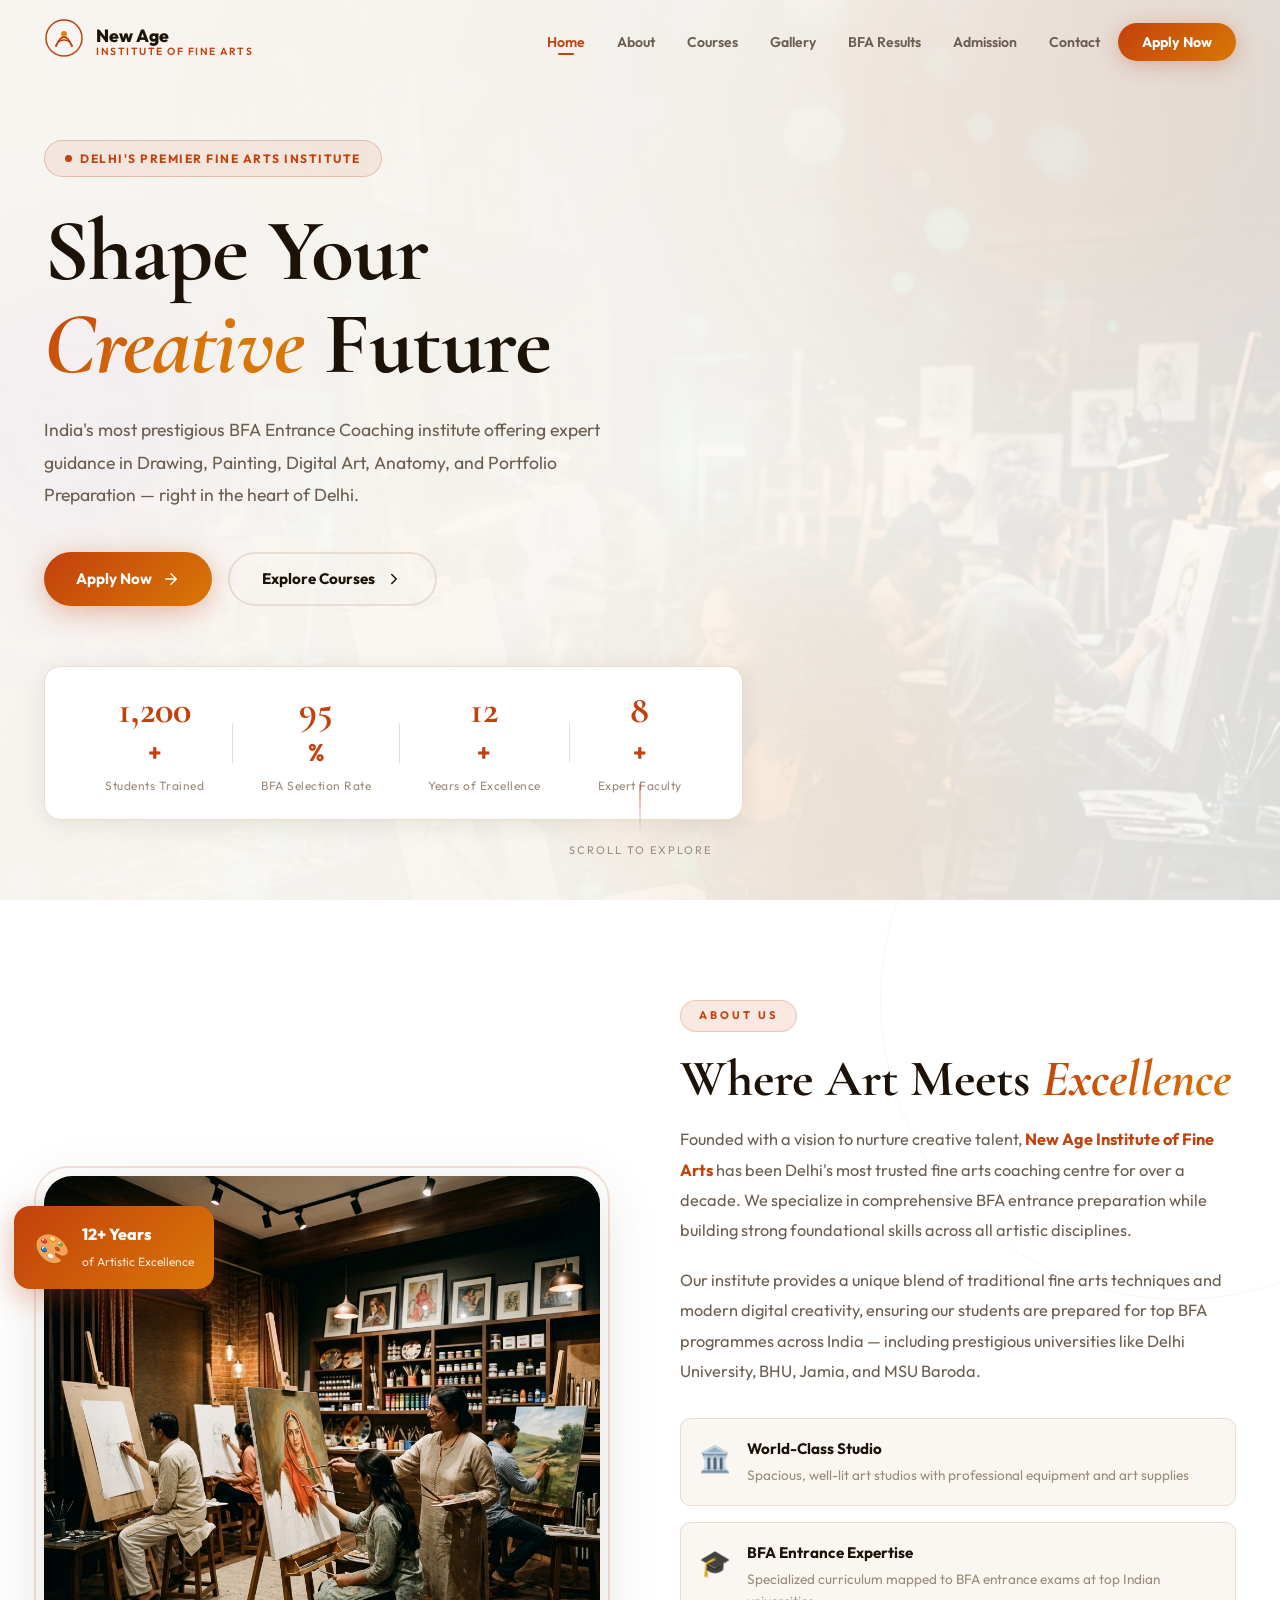
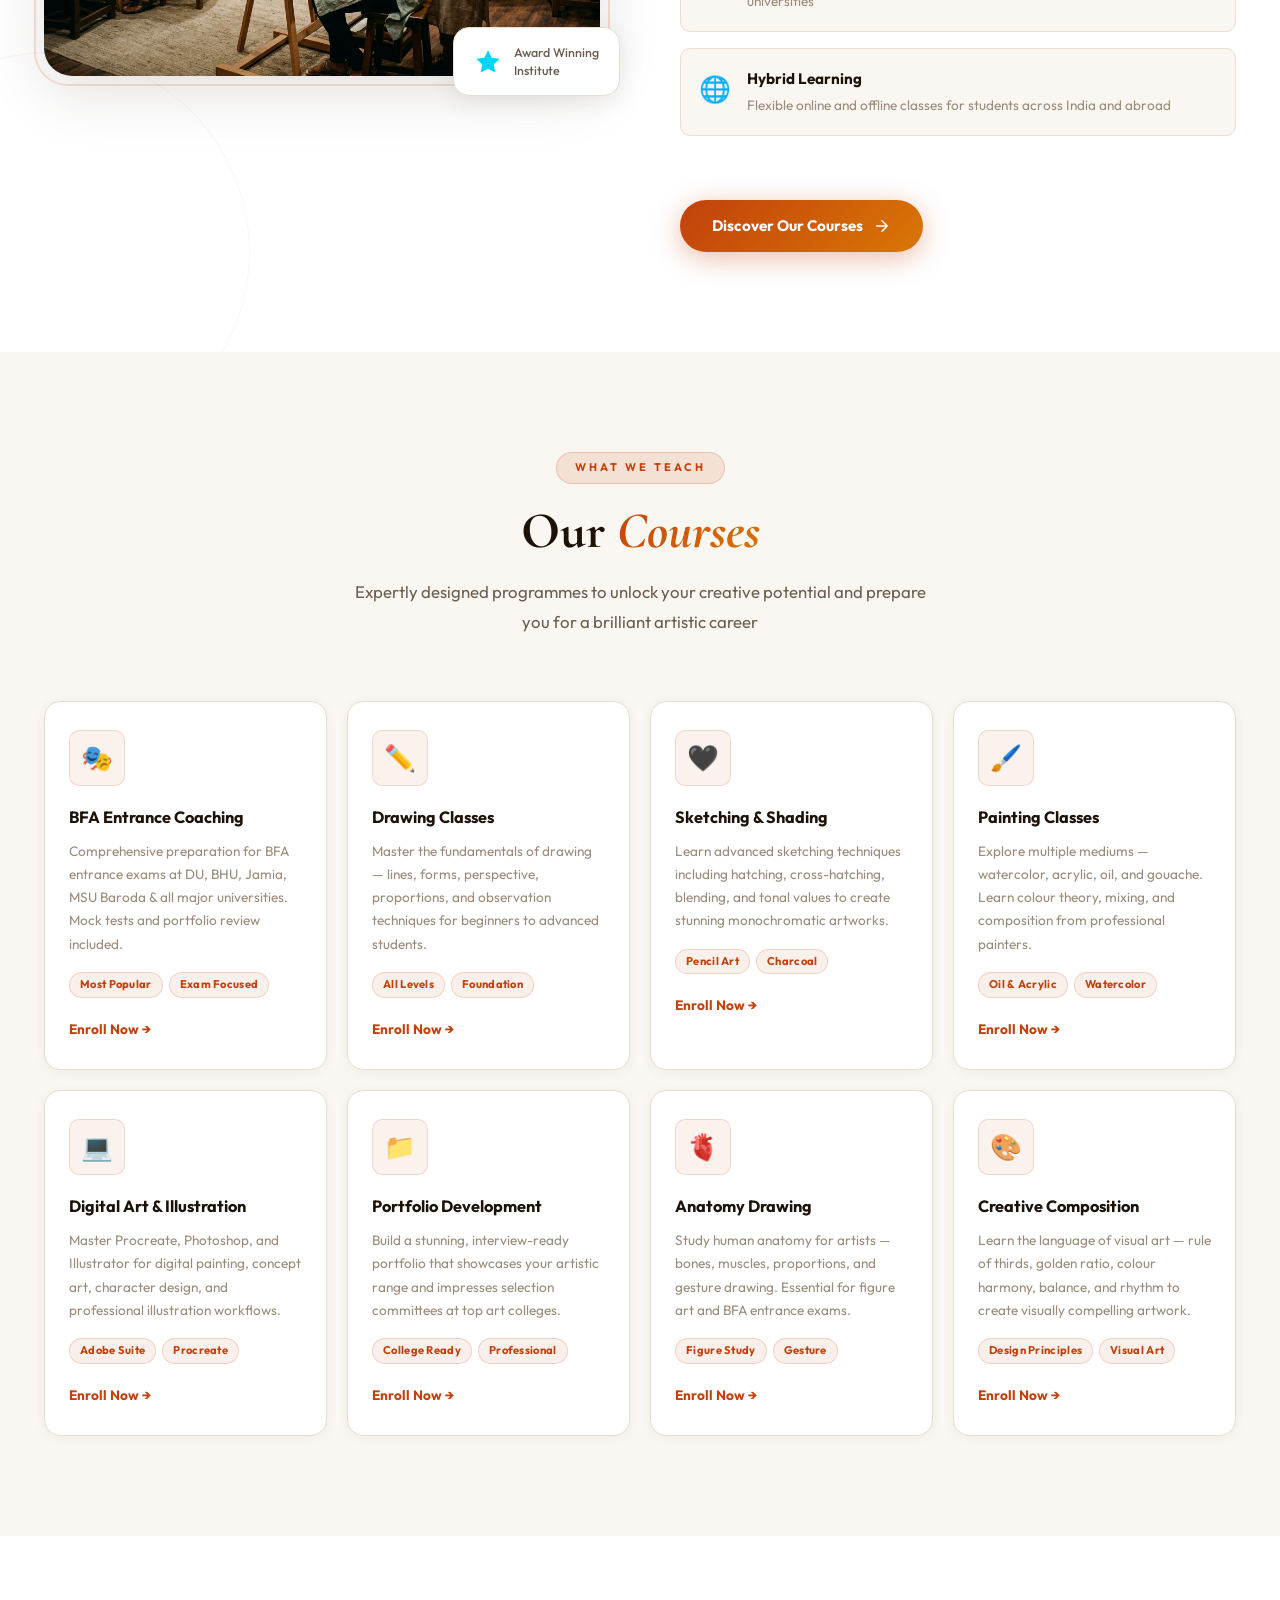
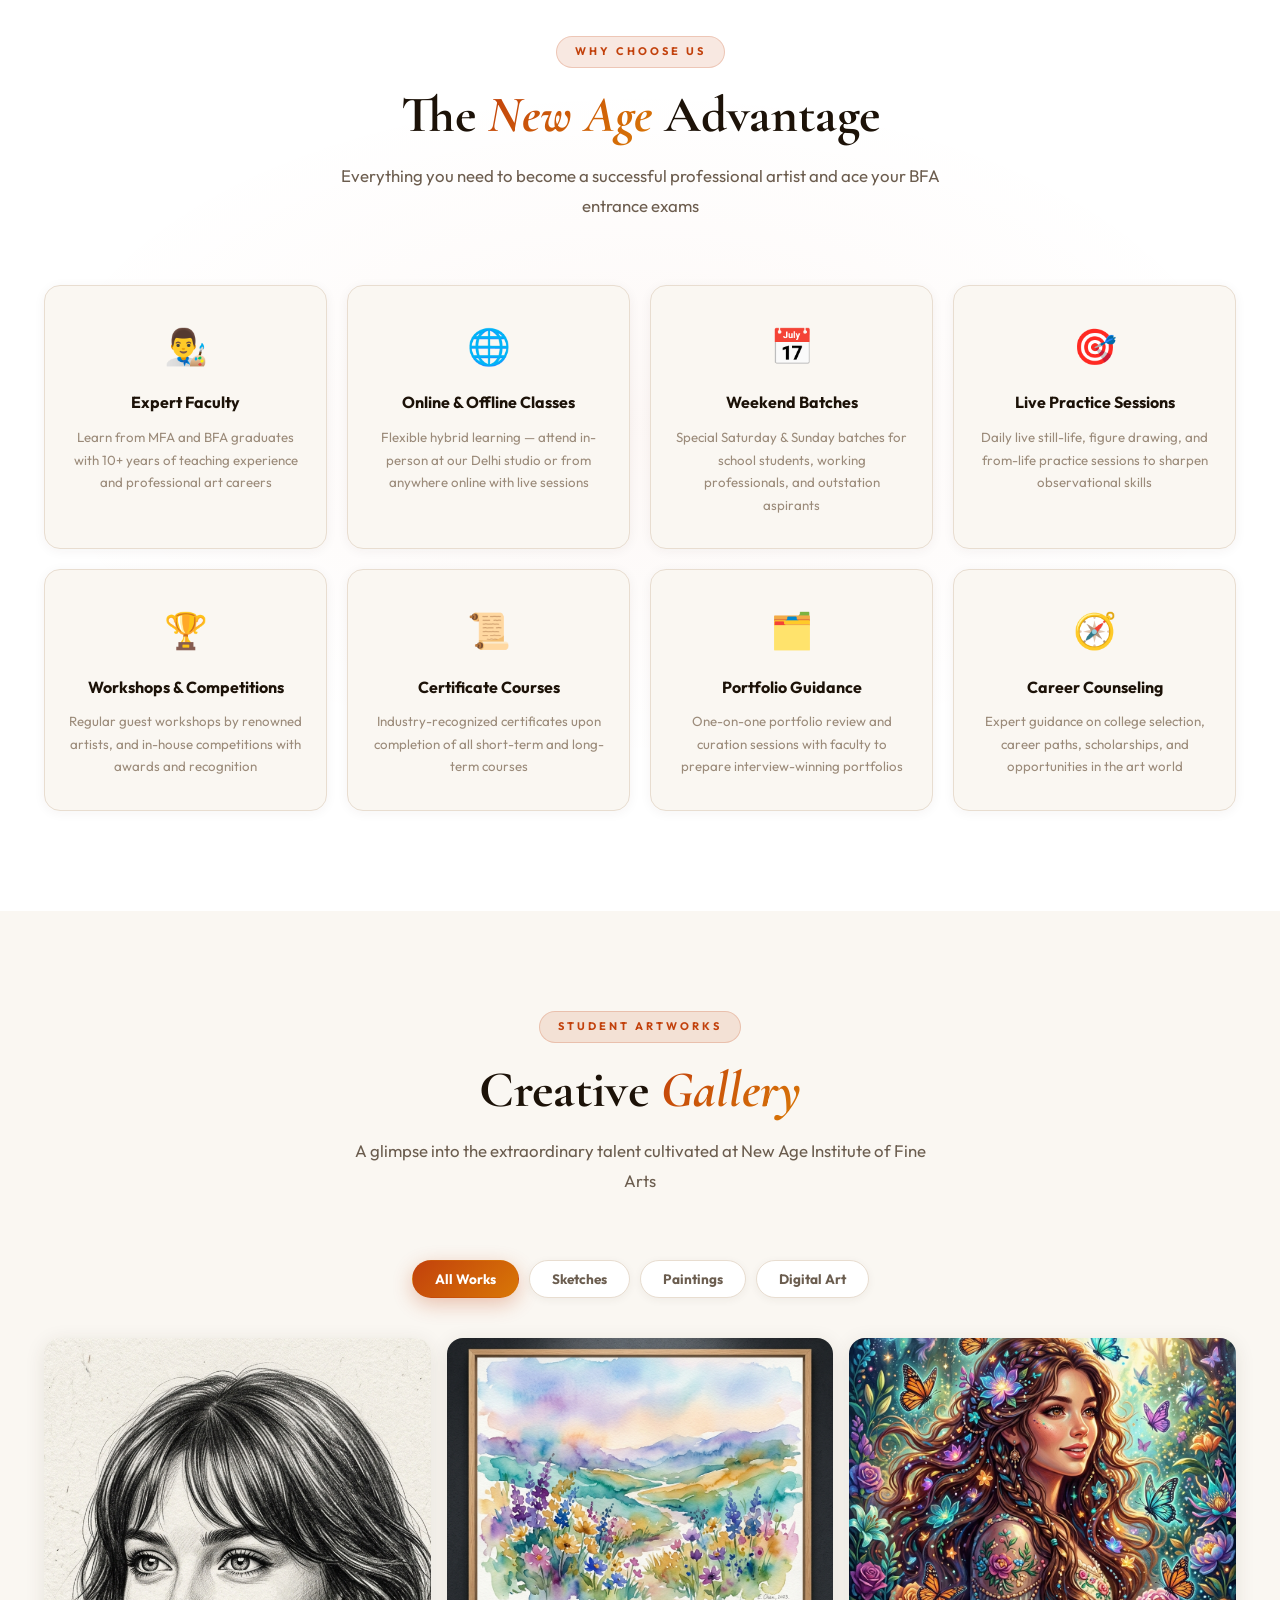
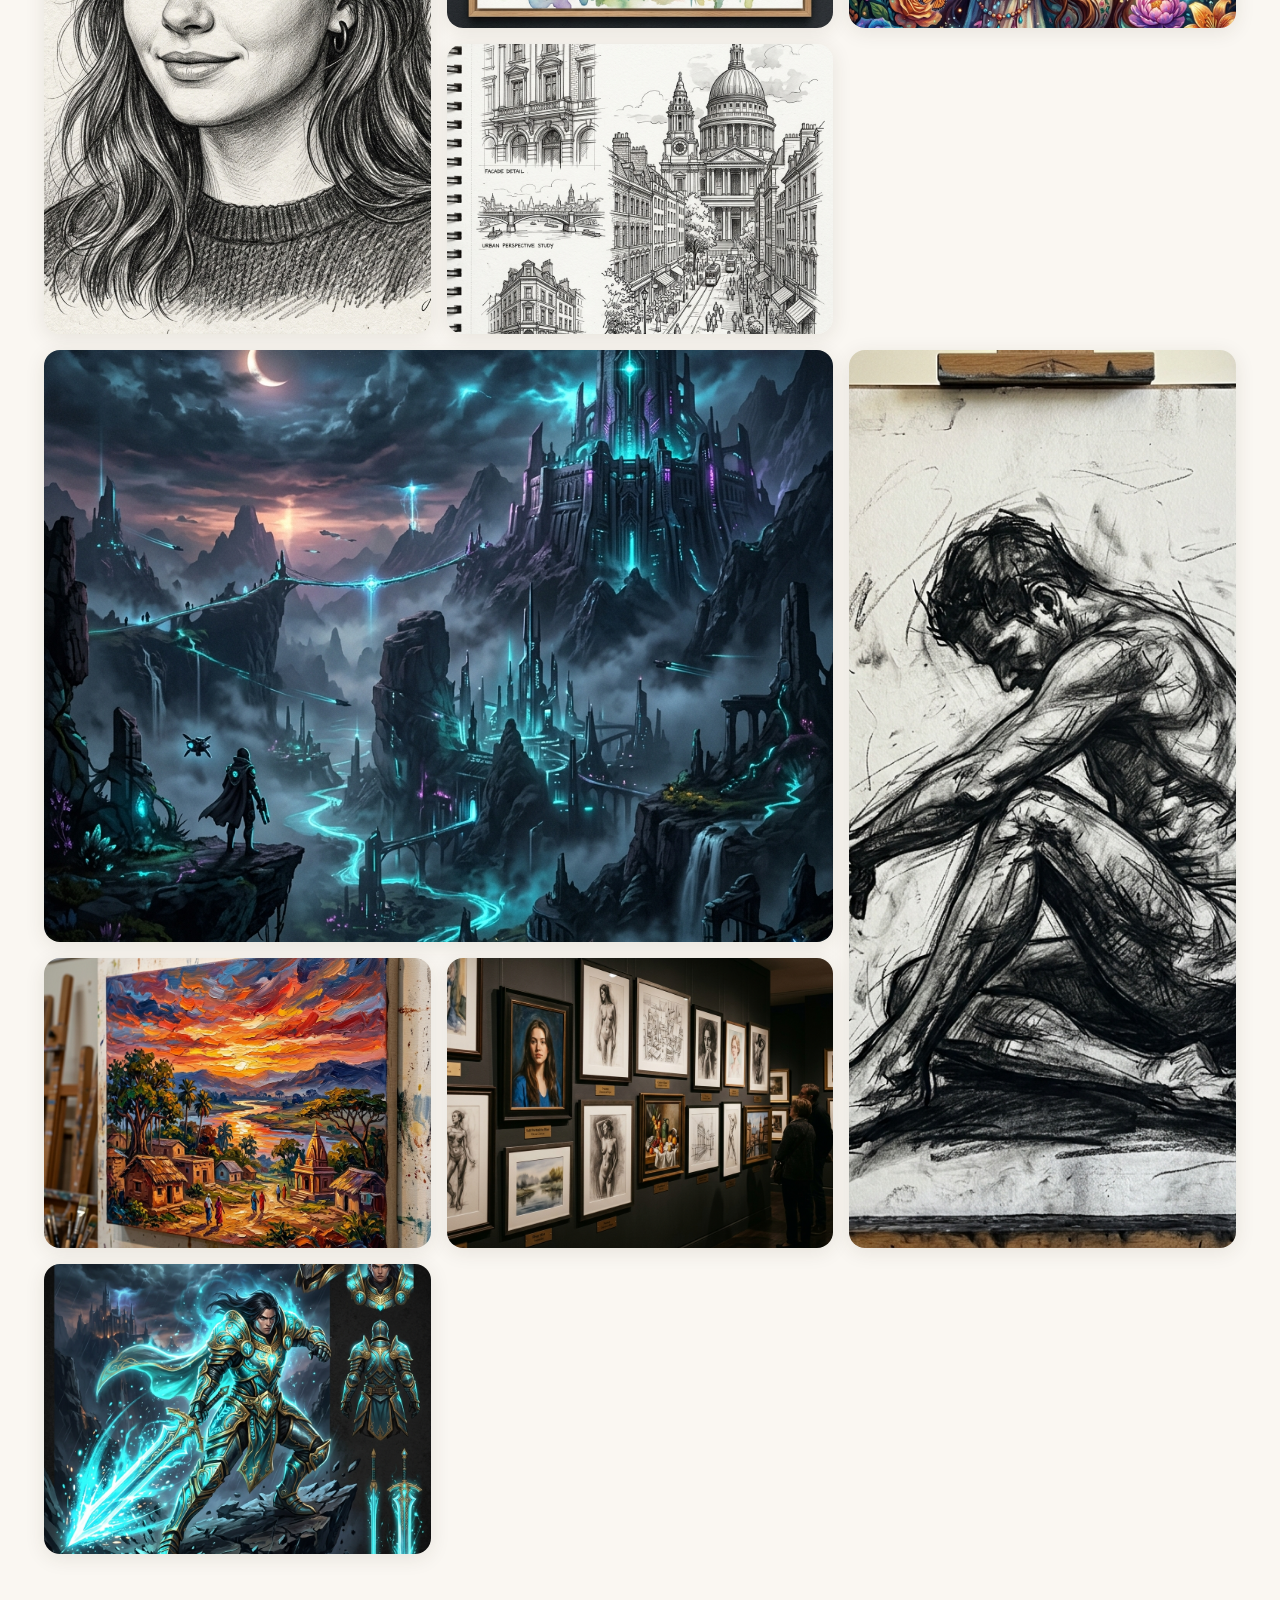
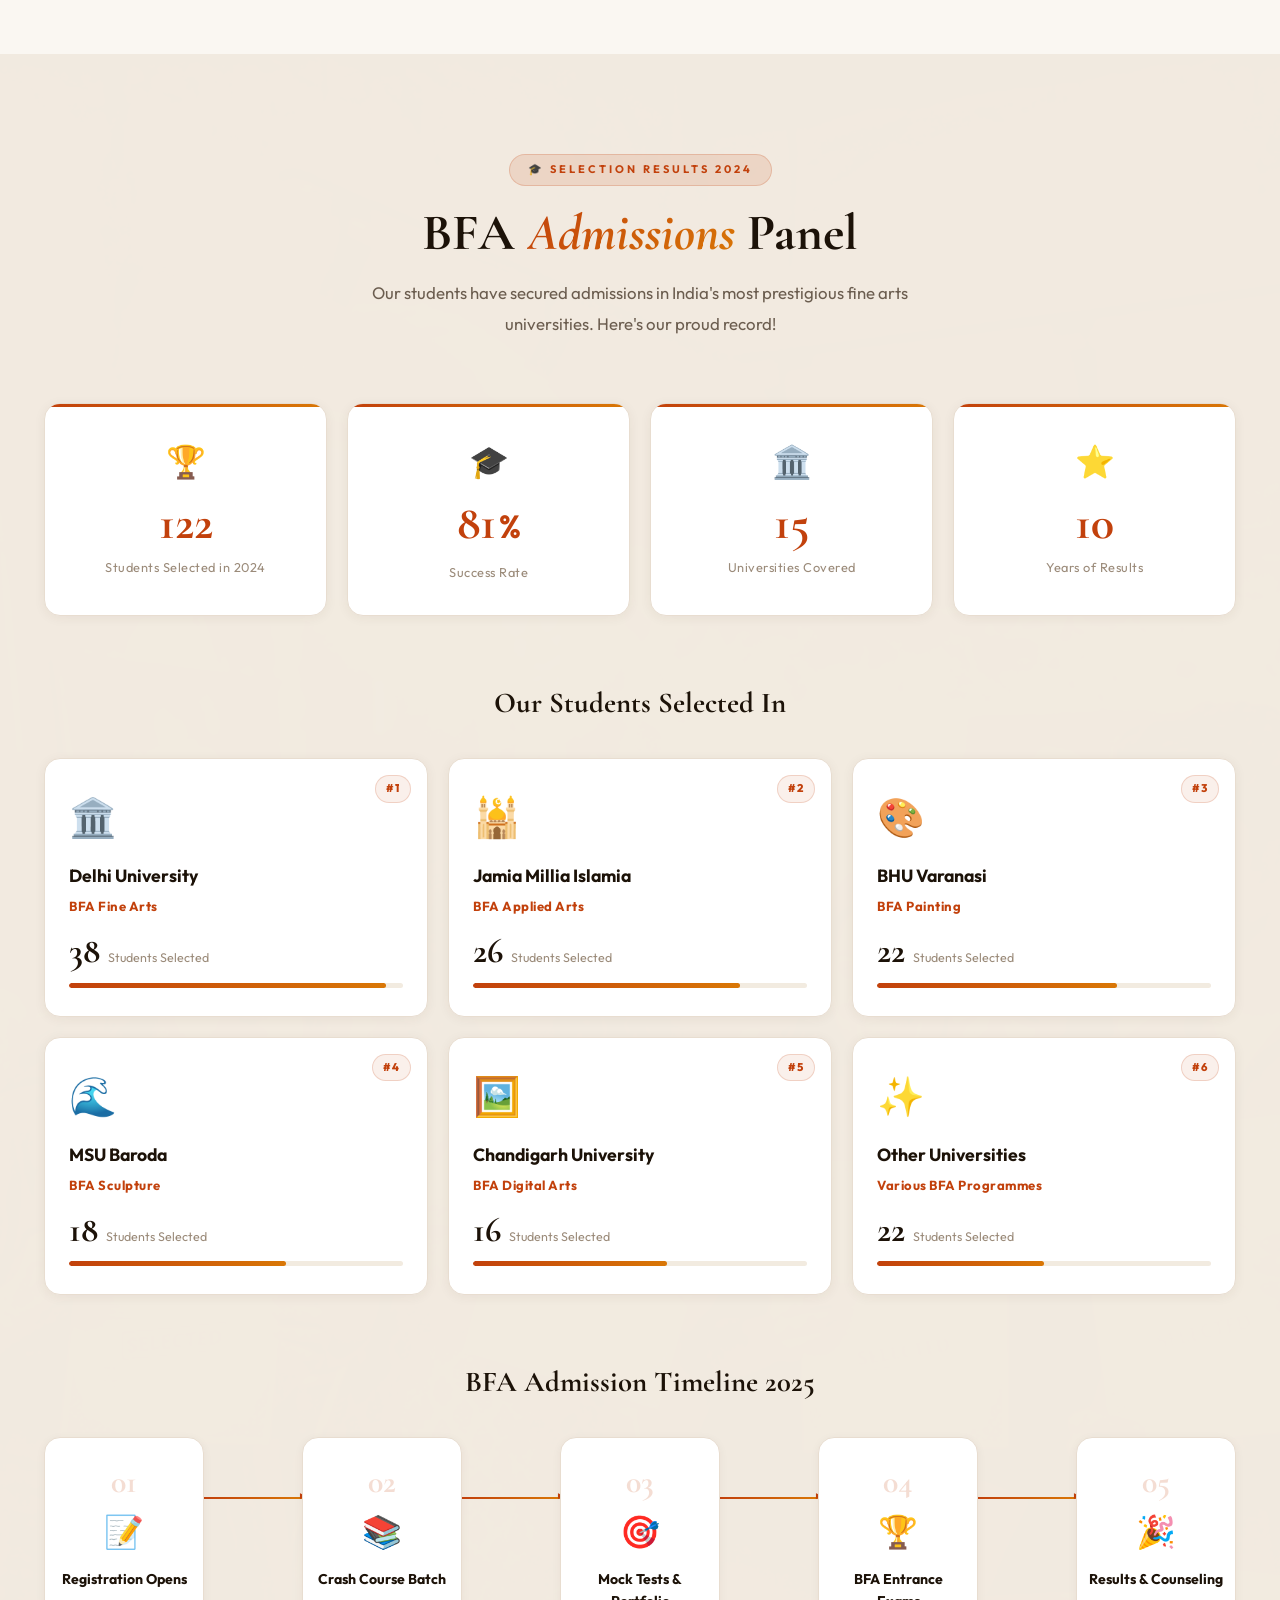
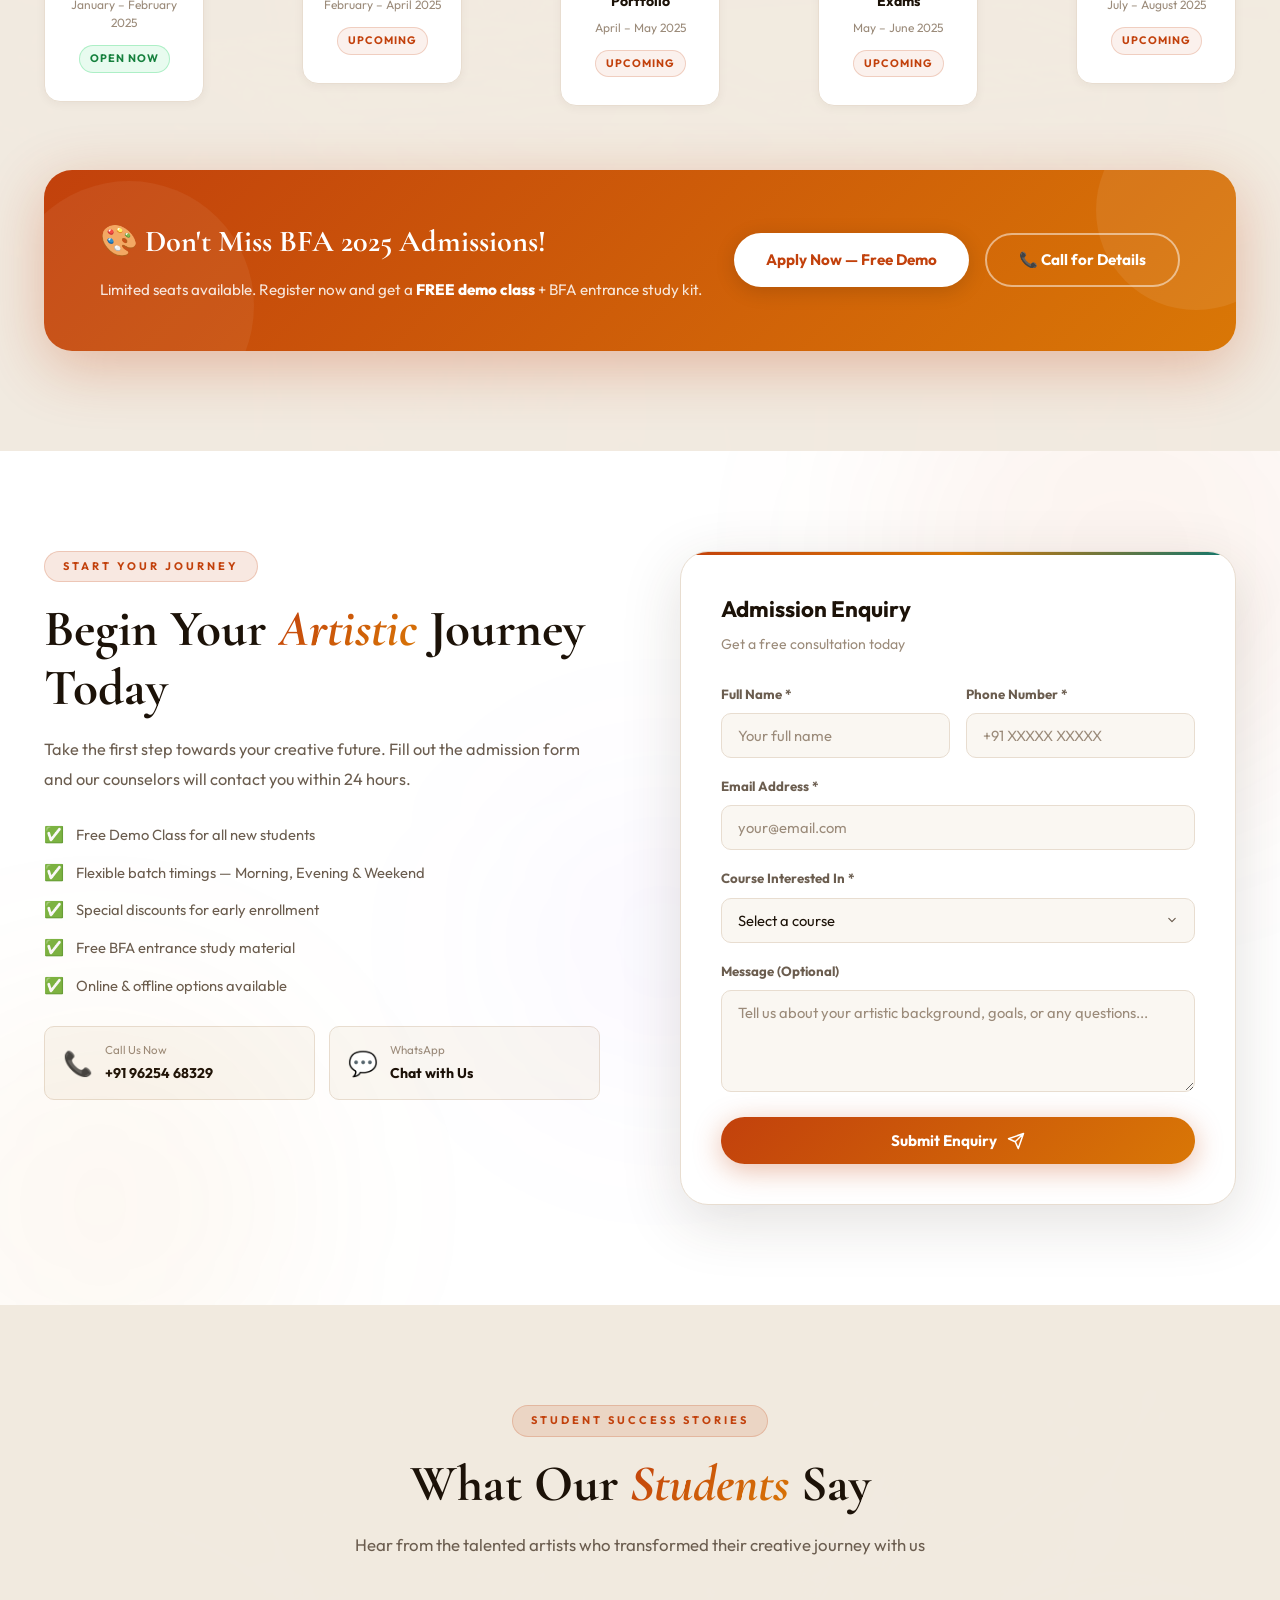
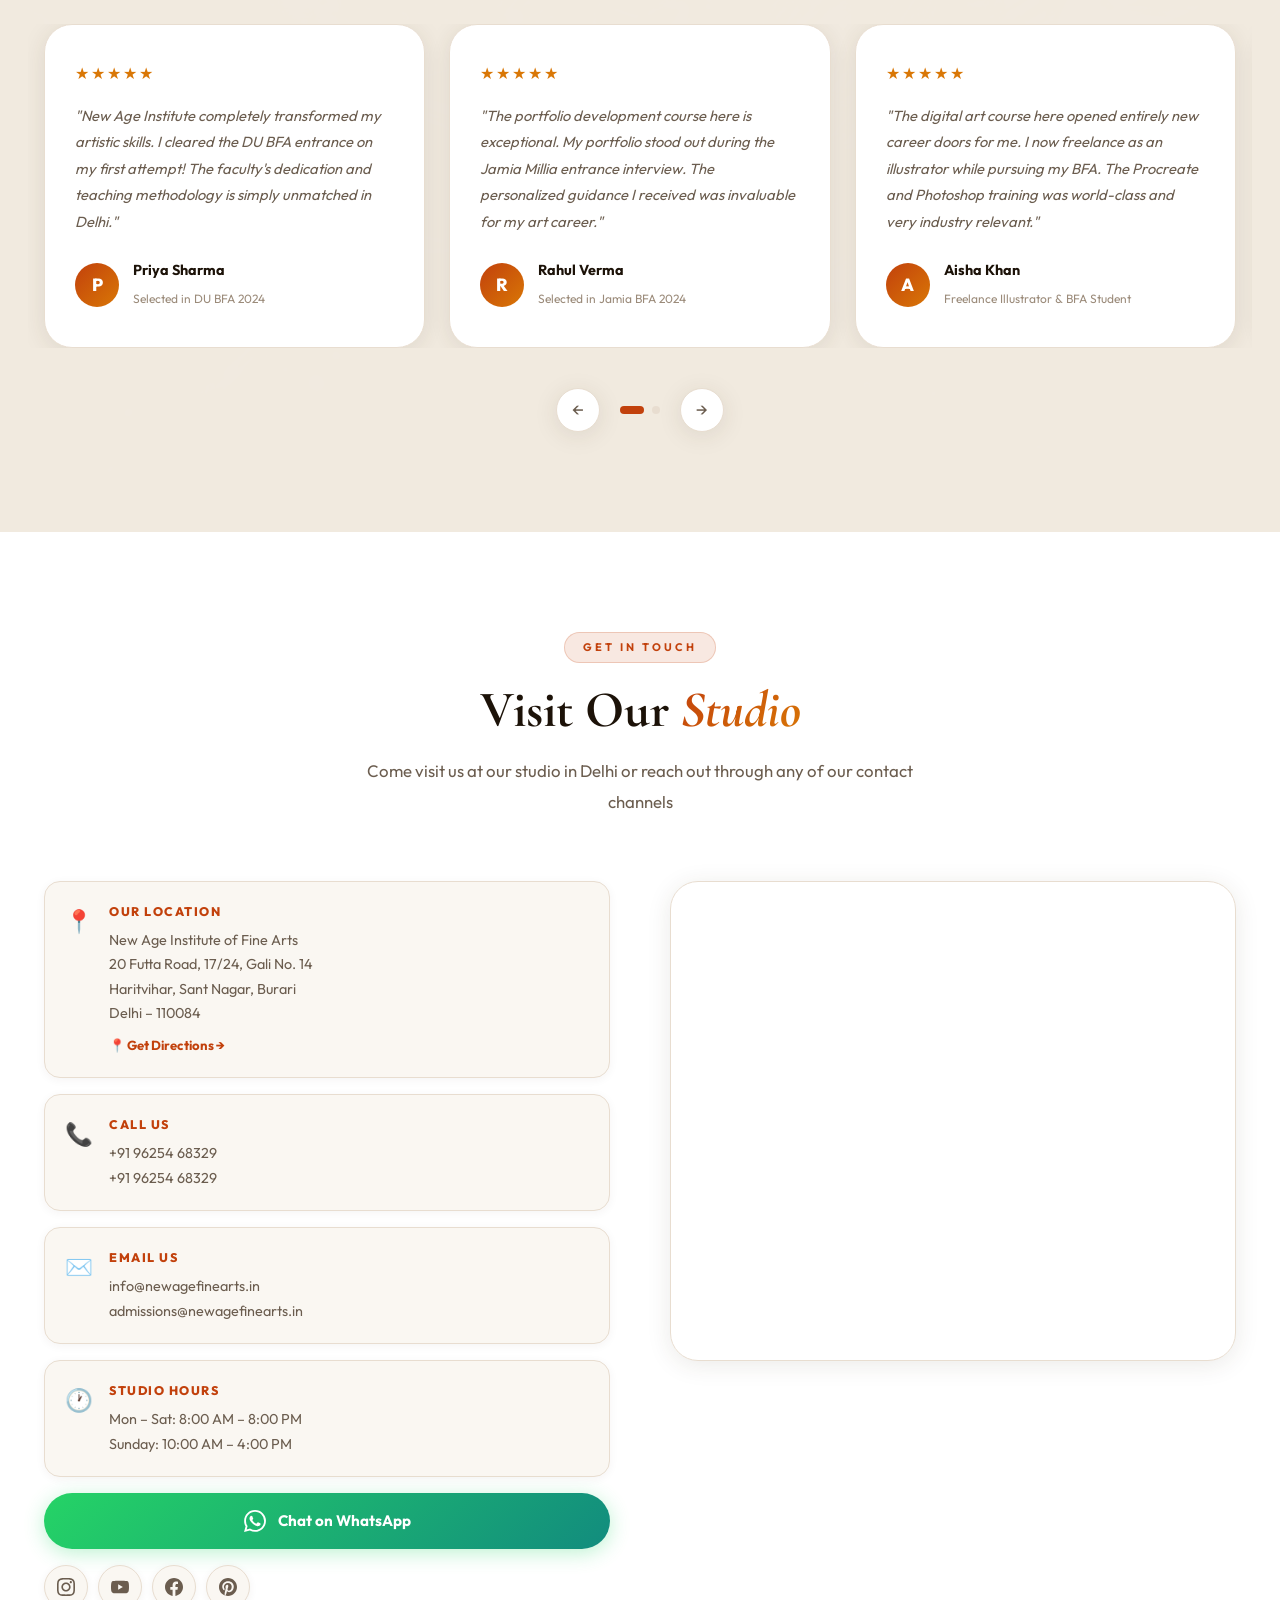
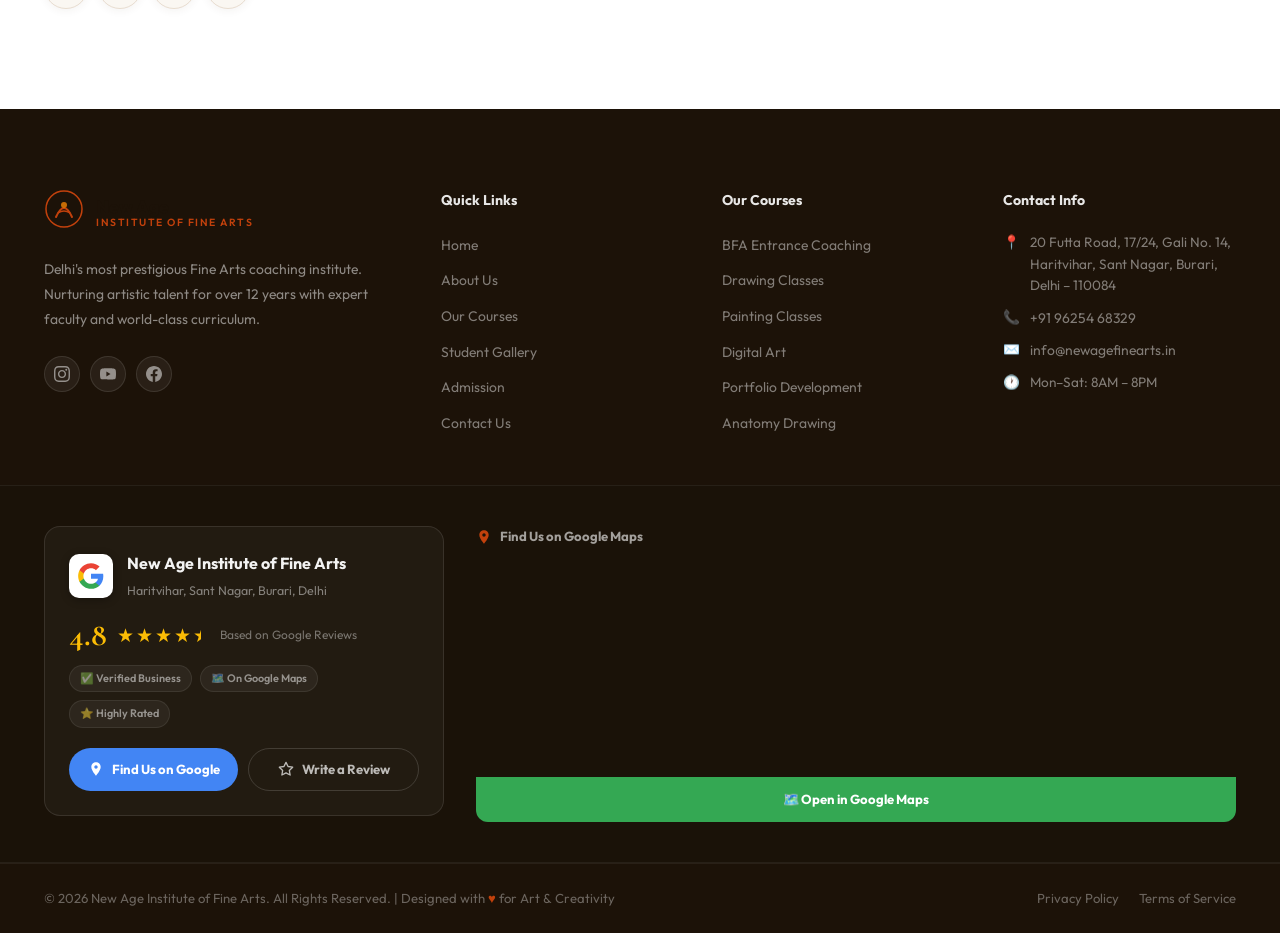
<file: index.html>
<!DOCTYPE html>
<html lang="en">
<head>
  <meta charset="UTF-8" />
  <meta name="viewport" content="width=device-width, initial-scale=1.0, viewport-fit=cover" />
  <meta name="description" content="New Age Institute of Fine Arts – Delhi's premier BFA Entrance Coaching, Drawing, Painting, Digital Art, and Portfolio Preparation institute. Join expert faculty for creative excellence." />
  <meta name="keywords" content="BFA entrance coaching Delhi, fine arts institute Delhi, drawing classes Delhi, painting classes, digital art, portfolio preparation, art school Delhi" />
  <!-- Mobile / PWA Optimization -->
  <meta name="theme-color" content="#faf7f2" />
  <meta name="mobile-web-app-capable" content="yes" />
  <meta name="apple-mobile-web-app-capable" content="yes" />
  <meta name="apple-mobile-web-app-status-bar-style" content="default" />
  <meta name="apple-mobile-web-app-title" content="New Age Fine Arts" />
  <meta name="format-detection" content="telephone=no" />
  <meta name="msapplication-TileColor" content="#c2410c" />
  <!-- Open Graph -->
  <meta property="og:title" content="New Age Institute of Fine Arts | BFA Coaching Delhi" />
  <meta property="og:description" content="Delhi's most prestigious Fine Arts coaching institute. Expert BFA entrance preparation, drawing, painting, digital art classes." />
  <meta property="og:type" content="website" />
  <meta property="og:image" content="images/hero_bg.png" />
  <!-- Twitter Card -->
  <meta name="twitter:card" content="summary_large_image" />
  <meta name="twitter:title" content="New Age Institute of Fine Arts | BFA Coaching Delhi" />
  <meta name="twitter:description" content="Delhi's most prestigious Fine Arts coaching institute." />
  <title>New Age Institute of Fine Arts | BFA Entrance Coaching Delhi</title>
  <!-- Preconnect for performance -->
  <link rel="preconnect" href="https://fonts.googleapis.com" />
  <link rel="preconnect" href="https://fonts.gstatic.com" crossorigin />
  <link rel="preconnect" href="https://maps.google.com" />
  <!-- Fonts -->
  <link href="https://fonts.googleapis.com/css2?family=Outfit:wght@300;400;500;600;700;800;900&family=Cormorant+Garamond:ital,wght@0,400;0,600;0,700;1,400;1,600&display=swap" rel="stylesheet" />
  <!-- Preload critical image -->
  <link rel="preload" as="image" href="images/hero_bg.png" />
  <link rel="stylesheet" href="style.css" />
</head>
<body>

  <!-- ============================
       NAVIGATION
  ============================= -->
  <nav class="navbar" id="navbar">
    <div class="nav-container">
      <div class="nav-logo">
        <div class="logo-icon">
          <svg viewBox="0 0 40 40" fill="none" xmlns="http://www.w3.org/2000/svg">
            <circle cx="20" cy="20" r="18" stroke="#c2410c" stroke-width="1.5"/>
            <path d="M12 28 Q20 10 28 28" stroke="#c2410c" stroke-width="2" fill="none" stroke-linecap="round"/>
            <circle cx="20" cy="16" r="3" fill="#d97706" opacity="0.9"/>
            <path d="M14 24 Q20 20 26 24" stroke="#c2410c" stroke-width="1.5" fill="none" stroke-linecap="round"/>
          </svg>
        </div>
        <div class="logo-text">
          <span class="logo-main">New Age</span>
          <span class="logo-sub">Institute of Fine Arts</span>
        </div>
      </div>
      <ul class="nav-links" id="navLinks">
        <li><a href="#home" class="nav-link active">Home</a></li>
        <li><a href="#about" class="nav-link">About</a></li>
        <li><a href="#courses" class="nav-link">Courses</a></li>
        <li><a href="#gallery" class="nav-link">Gallery</a></li>
        <li><a href="#bfa-panel" class="nav-link">BFA Results</a></li>
        <li><a href="#admission" class="nav-link">Admission</a></li>
        <li><a href="#contact" class="nav-link">Contact</a></li>
        <li><a href="#admission" class="nav-btn">Apply Now</a></li>
      </ul>
      <button class="hamburger" id="hamburger" aria-label="Toggle menu">
        <span></span><span></span><span></span>
      </button>
    </div>
  </nav>

  <!-- ============================
       HERO SECTION
  ============================= -->
  <section class="hero" id="home">
    <div class="hero-bg">
      <img src="images/hero_bg.png" alt="Art students in studio" class="hero-img" />
      <div class="hero-overlay"></div>
    </div>
    <!-- Floating particles -->
    <div class="particles" id="particles"></div>
    <!-- Watercolor blobs -->
    <div class="hero-blob hb1"></div>
    <div class="hero-blob hb2"></div>
    <div class="hero-blob hb3"></div>
    <div class="hero-content">
      <div class="hero-badge">
        <span class="badge-dot"></span>
        Delhi's Premier Fine Arts Institute
      </div>
      <h1 class="hero-title">
        Shape Your<br />
        <em class="hero-accent">Creative</em> Future
      </h1>
      <p class="hero-subtitle">
        India's most prestigious BFA Entrance Coaching institute offering expert guidance in Drawing, Painting, Digital Art, Anatomy, and Portfolio Preparation — right in the heart of Delhi.
      </p>
      <div class="hero-cta">
        <a href="#admission" class="btn-primary">
          <span>Apply Now</span>
          <svg viewBox="0 0 24 24" fill="none"><path d="M5 12h14M12 5l7 7-7 7" stroke="currentColor" stroke-width="2" stroke-linecap="round" stroke-linejoin="round"/></svg>
        </a>
        <a href="#courses" class="btn-outline">
          <span>Explore Courses</span>
          <svg viewBox="0 0 24 24" fill="none"><path d="M9 18l6-6-6-6" stroke="currentColor" stroke-width="2" stroke-linecap="round" stroke-linejoin="round"/></svg>
        </a>
      </div>
      <div class="hero-stats">
        <div class="stat-item">
          <span class="stat-num" data-target="1200">0</span><span class="stat-plus">+</span>
          <span class="stat-label">Students Trained</span>
        </div>
        <div class="stat-divider"></div>
        <div class="stat-item">
          <span class="stat-num" data-target="95">0</span><span class="stat-plus">%</span>
          <span class="stat-label">BFA Selection Rate</span>
        </div>
        <div class="stat-divider"></div>
        <div class="stat-item">
          <span class="stat-num" data-target="12">0</span><span class="stat-plus">+</span>
          <span class="stat-label">Years of Excellence</span>
        </div>
        <div class="stat-divider"></div>
        <div class="stat-item">
          <span class="stat-num" data-target="8">0</span><span class="stat-plus">+</span>
          <span class="stat-label">Expert Faculty</span>
        </div>
      </div>
    </div>
    <div class="hero-scroll">
      <div class="scroll-line"></div>
      <span>Scroll to explore</span>
    </div>
  </section>

  <!-- ============================
       ABOUT SECTION
  ============================= -->
  <section class="about" id="about">
    <div class="about-bg-art">
      <div class="about-circle c1"></div>
      <div class="about-circle c2"></div>
    </div>
    <div class="container">
      <div class="about-grid">
        <div class="about-visual" data-animate="slide-left">
          <div class="about-img-wrap">
            <img src="images/about_studio.png" alt="Fine Arts Studio" class="about-img" />
            <div class="about-img-border"></div>
            <div class="about-badge-float">
              <svg viewBox="0 0 24 24" fill="none"><path d="M12 2l3.09 6.26L22 9.27l-5 4.87L18.18 21 12 17.77 5.82 21 7 14.14 2 9.27l6.91-1.01L12 2z" fill="#00d4ff"/></svg>
              <span>Award Winning<br/>Institute</span>
            </div>
          </div>
          <div class="about-accent-card">
            <div class="accent-icon">🎨</div>
            <div>
              <strong>12+ Years</strong>
              <span>of Artistic Excellence</span>
            </div>
          </div>
        </div>
        <div class="about-content" data-animate="slide-right">
          <div class="section-label">About Us</div>
          <h2 class="section-title">Where Art Meets <em>Excellence</em></h2>
          <p class="about-desc">
            Founded with a vision to nurture creative talent, <strong>New Age Institute of Fine Arts</strong> has been Delhi's most trusted fine arts coaching centre for over a decade. We specialize in comprehensive BFA entrance preparation while building strong foundational skills across all artistic disciplines.
          </p>
          <p class="about-desc">
            Our institute provides a unique blend of traditional fine arts techniques and modern digital creativity, ensuring our students are prepared for top BFA programmes across India — including prestigious universities like Delhi University, BHU, Jamia, and MSU Baroda.
          </p>
          <div class="about-features">
            <div class="about-feat">
              <div class="feat-icon">🏛️</div>
              <div>
                <h4>World-Class Studio</h4>
                <p>Spacious, well-lit art studios with professional equipment and art supplies</p>
              </div>
            </div>
            <div class="about-feat">
              <div class="feat-icon">🎓</div>
              <div>
                <h4>BFA Entrance Expertise</h4>
                <p>Specialized curriculum mapped to BFA entrance exams at top Indian universities</p>
              </div>
            </div>
            <div class="about-feat">
              <div class="feat-icon">🌐</div>
              <div>
                <h4>Hybrid Learning</h4>
                <p>Flexible online and offline classes for students across India and abroad</p>
              </div>
            </div>
          </div>
          <a href="#courses" class="btn-primary mt-2">
            <span>Discover Our Courses</span>
            <svg viewBox="0 0 24 24" fill="none"><path d="M5 12h14M12 5l7 7-7 7" stroke="currentColor" stroke-width="2" stroke-linecap="round" stroke-linejoin="round"/></svg>
          </a>
        </div>
      </div>
    </div>
  </section>

  <!-- ============================
       COURSES SECTION
  ============================= -->
  <section class="courses" id="courses">
    <div class="container">
      <div class="section-header" data-animate="fade-up">
        <div class="section-label">What We Teach</div>
        <h2 class="section-title">Our <em>Courses</em></h2>
        <p class="section-desc">Expertly designed programmes to unlock your creative potential and prepare you for a brilliant artistic career</p>
      </div>
      <div class="courses-grid">

        <div class="course-card" data-animate="fade-up" data-delay="0">
          <div class="course-icon-wrap">
            <div class="course-icon">🎭</div>
          </div>
          <div class="course-glow"></div>
          <h3>BFA Entrance Coaching</h3>
          <p>Comprehensive preparation for BFA entrance exams at DU, BHU, Jamia, MSU Baroda & all major universities. Mock tests and portfolio review included.</p>
          <div class="course-tags">
            <span>Most Popular</span>
            <span>Exam Focused</span>
          </div>
          <a href="#admission" class="course-link">Enroll Now →</a>
        </div>

        <div class="course-card" data-animate="fade-up" data-delay="1">
          <div class="course-icon-wrap">
            <div class="course-icon">✏️</div>
          </div>
          <div class="course-glow"></div>
          <h3>Drawing Classes</h3>
          <p>Master the fundamentals of drawing — lines, forms, perspective, proportions, and observation techniques for beginners to advanced students.</p>
          <div class="course-tags">
            <span>All Levels</span>
            <span>Foundation</span>
          </div>
          <a href="#admission" class="course-link">Enroll Now →</a>
        </div>

        <div class="course-card" data-animate="fade-up" data-delay="2">
          <div class="course-icon-wrap">
            <div class="course-icon">🖤</div>
          </div>
          <div class="course-glow"></div>
          <h3>Sketching & Shading</h3>
          <p>Learn advanced sketching techniques including hatching, cross-hatching, blending, and tonal values to create stunning monochromatic artworks.</p>
          <div class="course-tags">
            <span>Pencil Art</span>
            <span>Charcoal</span>
          </div>
          <a href="#admission" class="course-link">Enroll Now →</a>
        </div>

        <div class="course-card" data-animate="fade-up" data-delay="3">
          <div class="course-icon-wrap">
            <div class="course-icon">🖌️</div>
          </div>
          <div class="course-glow"></div>
          <h3>Painting Classes</h3>
          <p>Explore multiple mediums — watercolor, acrylic, oil, and gouache. Learn colour theory, mixing, and composition from professional painters.</p>
          <div class="course-tags">
            <span>Oil & Acrylic</span>
            <span>Watercolor</span>
          </div>
          <a href="#admission" class="course-link">Enroll Now →</a>
        </div>

        <div class="course-card" data-animate="fade-up" data-delay="4">
          <div class="course-icon-wrap">
            <div class="course-icon">💻</div>
          </div>
          <div class="course-glow"></div>
          <h3>Digital Art & Illustration</h3>
          <p>Master Procreate, Photoshop, and Illustrator for digital painting, concept art, character design, and professional illustration workflows.</p>
          <div class="course-tags">
            <span>Adobe Suite</span>
            <span>Procreate</span>
          </div>
          <a href="#admission" class="course-link">Enroll Now →</a>
        </div>

        <div class="course-card" data-animate="fade-up" data-delay="5">
          <div class="course-icon-wrap">
            <div class="course-icon">📁</div>
          </div>
          <div class="course-glow"></div>
          <h3>Portfolio Development</h3>
          <p>Build a stunning, interview-ready portfolio that showcases your artistic range and impresses selection committees at top art colleges.</p>
          <div class="course-tags">
            <span>College Ready</span>
            <span>Professional</span>
          </div>
          <a href="#admission" class="course-link">Enroll Now →</a>
        </div>

        <div class="course-card" data-animate="fade-up" data-delay="6">
          <div class="course-icon-wrap">
            <div class="course-icon">🫀</div>
          </div>
          <div class="course-glow"></div>
          <h3>Anatomy Drawing</h3>
          <p>Study human anatomy for artists — bones, muscles, proportions, and gesture drawing. Essential for figure art and BFA entrance exams.</p>
          <div class="course-tags">
            <span>Figure Study</span>
            <span>Gesture</span>
          </div>
          <a href="#admission" class="course-link">Enroll Now →</a>
        </div>

        <div class="course-card" data-animate="fade-up" data-delay="7">
          <div class="course-icon-wrap">
            <div class="course-icon">🎨</div>
          </div>
          <div class="course-glow"></div>
          <h3>Creative Composition</h3>
          <p>Learn the language of visual art — rule of thirds, golden ratio, colour harmony, balance, and rhythm to create visually compelling artwork.</p>
          <div class="course-tags">
            <span>Design Principles</span>
            <span>Visual Art</span>
          </div>
          <a href="#admission" class="course-link">Enroll Now →</a>
        </div>

      </div>
    </div>
  </section>

  <!-- ============================
       FEATURES SECTION
  ============================= -->
  <section class="features" id="features">
    <div class="features-bg"></div>
    <div class="container">
      <div class="section-header" data-animate="fade-up">
        <div class="section-label">Why Choose Us</div>
        <h2 class="section-title">The <em>New Age</em> Advantage</h2>
        <p class="section-desc">Everything you need to become a successful professional artist and ace your BFA entrance exams</p>
      </div>
      <div class="features-grid">

        <div class="feat-card" data-animate="fade-up" data-delay="0">
          <div class="feat-card-icon">👨‍🎨</div>
          <h3>Expert Faculty</h3>
          <p>Learn from MFA and BFA graduates with 10+ years of teaching experience and professional art careers</p>
        </div>

        <div class="feat-card" data-animate="fade-up" data-delay="1">
          <div class="feat-card-icon">🌐</div>
          <h3>Online & Offline Classes</h3>
          <p>Flexible hybrid learning — attend in-person at our Delhi studio or from anywhere online with live sessions</p>
        </div>

        <div class="feat-card" data-animate="fade-up" data-delay="2">
          <div class="feat-card-icon">📅</div>
          <h3>Weekend Batches</h3>
          <p>Special Saturday & Sunday batches for school students, working professionals, and outstation aspirants</p>
        </div>

        <div class="feat-card" data-animate="fade-up" data-delay="3">
          <div class="feat-card-icon">🎯</div>
          <h3>Live Practice Sessions</h3>
          <p>Daily live still-life, figure drawing, and from-life practice sessions to sharpen observational skills</p>
        </div>

        <div class="feat-card" data-animate="fade-up" data-delay="4">
          <div class="feat-card-icon">🏆</div>
          <h3>Workshops & Competitions</h3>
          <p>Regular guest workshops by renowned artists, and in-house competitions with awards and recognition</p>
        </div>

        <div class="feat-card" data-animate="fade-up" data-delay="5">
          <div class="feat-card-icon">📜</div>
          <h3>Certificate Courses</h3>
          <p>Industry-recognized certificates upon completion of all short-term and long-term courses</p>
        </div>

        <div class="feat-card" data-animate="fade-up" data-delay="6">
          <div class="feat-card-icon">🗂️</div>
          <h3>Portfolio Guidance</h3>
          <p>One-on-one portfolio review and curation sessions with faculty to prepare interview-winning portfolios</p>
        </div>

        <div class="feat-card" data-animate="fade-up" data-delay="7">
          <div class="feat-card-icon">🧭</div>
          <h3>Career Counseling</h3>
          <p>Expert guidance on college selection, career paths, scholarships, and opportunities in the art world</p>
        </div>

      </div>
    </div>
  </section>

  <!-- ============================
       GALLERY SECTION
  ============================= -->
  <section class="gallery" id="gallery">
    <div class="container">
      <div class="section-header" data-animate="fade-up">
        <div class="section-label">Student Artworks</div>
        <h2 class="section-title">Creative <em>Gallery</em></h2>
        <p class="section-desc">A glimpse into the extraordinary talent cultivated at New Age Institute of Fine Arts</p>
      </div>
      <div class="gallery-filters" data-animate="fade-up">
        <button class="filter-btn active" data-filter="all">All Works</button>
        <button class="filter-btn" data-filter="sketch">Sketches</button>
        <button class="filter-btn" data-filter="painting">Paintings</button>
        <button class="filter-btn" data-filter="digital">Digital Art</button>
      </div>
      <div class="gallery-grid" id="galleryGrid">

        <!-- 1. Portrait Sketch -->
        <div class="gallery-item g-tall" data-category="sketch" data-animate="fade-up" data-delay="0">
          <img src="images/portrait_sketch.png" alt="Pencil Portrait Sketch" />
          <div class="gallery-overlay">
            <div class="gallery-info">
              <span class="gallery-cat">Pencil Portrait</span>
              <h4>Portrait Study</h4>
              <p>Student: Rahul Verma</p>
            </div>
          </div>
        </div>

        <!-- 2. Watercolor -->
        <div class="gallery-item" data-category="painting" data-animate="fade-up" data-delay="1">
          <img src="images/watercolor_art.png" alt="Watercolor Painting" />
          <div class="gallery-overlay">
            <div class="gallery-info">
              <span class="gallery-cat">Watercolor</span>
              <h4>Floral Landscape</h4>
              <p>Student: Meera Joshi</p>
            </div>
          </div>
        </div>

        <!-- 3. Digital Illustration -->
        <div class="gallery-item" data-category="digital" data-animate="fade-up" data-delay="2">
          <img src="images/digital_illustration.png" alt="Digital Illustration" />
          <div class="gallery-overlay">
            <div class="gallery-info">
              <span class="gallery-cat">Digital Illustration</span>
              <h4>Fantasy Portrait</h4>
              <p>Student: Aisha Khan</p>
            </div>
          </div>
        </div>

        <!-- 4. Sketch Artwork -->
        <div class="gallery-item" data-category="sketch" data-animate="fade-up" data-delay="3">
          <img src="images/sketch_artwork.png" alt="Ink Sketch" />
          <div class="gallery-overlay">
            <div class="gallery-info">
              <span class="gallery-cat">Ink Sketch</span>
              <h4>Urban Cityscape</h4>
              <p>Student: Vikram Das</p>
            </div>
          </div>
        </div>

        <!-- 5. Concept Art -->
        <div class="gallery-item g-wide" data-category="digital" data-animate="fade-up" data-delay="4">
          <img src="images/concept_art.png" alt="Concept Art" />
          <div class="gallery-overlay">
            <div class="gallery-info">
              <span class="gallery-cat">Concept Art</span>
              <h4>Fantasy Environment</h4>
              <p>Student: Neha Gupta</p>
            </div>
          </div>
        </div>

        <!-- 6. Charcoal Figure -->
        <div class="gallery-item g-tall" data-category="sketch" data-animate="fade-up" data-delay="5">
          <img src="images/charcoal_art.png" alt="Charcoal Figure Drawing" />
          <div class="gallery-overlay">
            <div class="gallery-info">
              <span class="gallery-cat">Charcoal</span>
              <h4>Figure Study</h4>
              <p>Student: Arjun Singh</p>
            </div>
          </div>
        </div>

        <!-- 7. Oil Painting -->
        <div class="gallery-item" data-category="painting" data-animate="fade-up" data-delay="6">
          <img src="images/oil_painting.png" alt="Oil Painting" />
          <div class="gallery-overlay">
            <div class="gallery-info">
              <span class="gallery-cat">Oil Painting</span>
              <h4>Sunset Landscape</h4>
              <p>Student: Priya Sharma</p>
            </div>
          </div>
        </div>

        <!-- 8. Gallery Art (paintings) -->
        <div class="gallery-item" data-category="painting" data-animate="fade-up" data-delay="7">
          <img src="images/gallery_art.png" alt="Student Paintings Gallery" />
          <div class="gallery-overlay">
            <div class="gallery-info">
              <span class="gallery-cat">Mixed Media</span>
              <h4>Portfolio Collection</h4>
              <p>Student: Rohan Mishra</p>
            </div>
          </div>
        </div>

        <!-- 9. Digital Art Character -->
        <div class="gallery-item" data-category="digital" data-animate="fade-up" data-delay="8">
          <img src="images/digital_art_2.png" alt="Digital Character Art" />
          <div class="gallery-overlay">
            <div class="gallery-info">
              <span class="gallery-cat">Digital Art</span>
              <h4>Character Design</h4>
              <p>Student: Sana Sheikh</p>
            </div>
          </div>
        </div>

      </div>
    </div>
  </section>

  <!-- ============================
       BFA ADMISSIONS PANEL
  ============================= -->
  <section class="bfa-panel" id="bfa-panel">
    <div class="bfa-panel-bg">
      <img src="images/bfa_admissions_banner.png" alt="BFA Admissions" class="bfa-bg-img" />
      <div class="bfa-bg-overlay"></div>
    </div>
    <div class="container">
      <div class="section-header" data-animate="fade-up">
        <div class="section-label">🎓 Selection Results 2024</div>
        <h2 class="section-title">BFA <em>Admissions</em> Panel</h2>
        <p class="section-desc">Our students have secured admissions in India's most prestigious fine arts universities. Here's our proud record!</p>
      </div>

      <!-- Achievement Stats -->
      <div class="bfa-stats-row" data-animate="fade-up">
        <div class="bfa-stat-card">
          <div class="bfa-stat-icon">🏆</div>
          <div class="bfa-stat-num" data-target="142">0</div>
          <div class="bfa-stat-label">Students Selected in 2024</div>
        </div>
        <div class="bfa-stat-card">
          <div class="bfa-stat-icon">🎓</div>
          <div class="bfa-stat-num" data-target="95">0</div>
          <div class="bfa-stat-unit">%</div>
          <div class="bfa-stat-label">Success Rate</div>
        </div>
        <div class="bfa-stat-card">
          <div class="bfa-stat-icon">🏛️</div>
          <div class="bfa-stat-num" data-target="18">0</div>
          <div class="bfa-stat-label">Universities Covered</div>
        </div>
        <div class="bfa-stat-card">
          <div class="bfa-stat-icon">⭐</div>
          <div class="bfa-stat-num" data-target="12">0</div>
          <div class="bfa-stat-label">Years of Results</div>
        </div>
      </div>

      <!-- University Results Cards -->
      <div class="bfa-universities" data-animate="fade-up">
        <h3 class="bfa-sub-title">Our Students Selected In</h3>
        <div class="uni-cards-grid">

          <div class="uni-card" data-delay="0">
            <div class="uni-rank">#1</div>
            <div class="uni-logo-icon">🏛️</div>
            <h4>Delhi University</h4>
            <p class="uni-course">BFA Fine Arts</p>
            <div class="uni-count">
              <span class="count-num">38</span>
              <span class="count-label">Students Selected</span>
            </div>
            <div class="uni-bar"><div class="uni-bar-fill" style="width:95%"></div></div>
          </div>

          <div class="uni-card" data-delay="1">
            <div class="uni-rank">#2</div>
            <div class="uni-logo-icon">🕌</div>
            <h4>Jamia Millia Islamia</h4>
            <p class="uni-course">BFA Applied Arts</p>
            <div class="uni-count">
              <span class="count-num">26</span>
              <span class="count-label">Students Selected</span>
            </div>
            <div class="uni-bar"><div class="uni-bar-fill" style="width:80%"></div></div>
          </div>

          <div class="uni-card" data-delay="2">
            <div class="uni-logo-icon">🎨</div>
            <div class="uni-rank">#3</div>
            <h4>BHU Varanasi</h4>
            <p class="uni-course">BFA Painting</p>
            <div class="uni-count">
              <span class="count-num">22</span>
              <span class="count-label">Students Selected</span>
            </div>
            <div class="uni-bar"><div class="uni-bar-fill" style="width:72%"></div></div>
          </div>

          <div class="uni-card" data-delay="3">
            <div class="uni-logo-icon">🌊</div>
            <div class="uni-rank">#4</div>
            <h4>MSU Baroda</h4>
            <p class="uni-course">BFA Sculpture</p>
            <div class="uni-count">
              <span class="count-num">18</span>
              <span class="count-label">Students Selected</span>
            </div>
            <div class="uni-bar"><div class="uni-bar-fill" style="width:65%"></div></div>
          </div>

          <div class="uni-card" data-delay="4">
            <div class="uni-logo-icon">🖼️</div>
            <div class="uni-rank">#5</div>
            <h4>Chandigarh University</h4>
            <p class="uni-course">BFA Digital Arts</p>
            <div class="uni-count">
              <span class="count-num">16</span>
              <span class="count-label">Students Selected</span>
            </div>
            <div class="uni-bar"><div class="uni-bar-fill" style="width:58%"></div></div>
          </div>

          <div class="uni-card" data-delay="5">
            <div class="uni-logo-icon">✨</div>
            <div class="uni-rank">#6</div>
            <h4>Other Universities</h4>
            <p class="uni-course">Various BFA Programmes</p>
            <div class="uni-count">
              <span class="count-num">22</span>
              <span class="count-label">Students Selected</span>
            </div>
            <div class="uni-bar"><div class="uni-bar-fill" style="width:50%"></div></div>
          </div>

        </div>
      </div>

      <!-- Admission Timeline -->
      <div class="bfa-timeline" data-animate="fade-up">
        <h3 class="bfa-sub-title">BFA Admission Timeline 2025</h3>
        <div class="timeline-grid">
          <div class="timeline-step">
            <div class="tl-num">01</div>
            <div class="tl-icon">📝</div>
            <h4>Registration Opens</h4>
            <p>January – February 2025</p>
            <span class="tl-status open">Open Now</span>
          </div>
          <div class="timeline-connector"></div>
          <div class="timeline-step">
            <div class="tl-num">02</div>
            <div class="tl-icon">📚</div>
            <h4>Crash Course Batch</h4>
            <p>February – April 2025</p>
            <span class="tl-status upcoming">Upcoming</span>
          </div>
          <div class="timeline-connector"></div>
          <div class="timeline-step">
            <div class="tl-num">03</div>
            <div class="tl-icon">🎯</div>
            <h4>Mock Tests & Portfolio</h4>
            <p>April – May 2025</p>
            <span class="tl-status upcoming">Upcoming</span>
          </div>
          <div class="timeline-connector"></div>
          <div class="timeline-step">
            <div class="tl-num">04</div>
            <div class="tl-icon">🏆</div>
            <h4>BFA Entrance Exams</h4>
            <p>May – June 2025</p>
            <span class="tl-status upcoming">Upcoming</span>
          </div>
          <div class="timeline-connector"></div>
          <div class="timeline-step">
            <div class="tl-num">05</div>
            <div class="tl-icon">🎉</div>
            <h4>Results & Counseling</h4>
            <p>July – August 2025</p>
            <span class="tl-status upcoming">Upcoming</span>
          </div>
        </div>
      </div>

      <!-- CTA Banner -->
      <div class="bfa-cta-banner" data-animate="fade-up">
        <div class="bfa-cta-text">
          <h3>🎨 Don't Miss BFA 2025 Admissions!</h3>
          <p>Limited seats available. Register now and get a <strong>FREE demo class</strong> + BFA entrance study kit.</p>
        </div>
        <div class="bfa-cta-buttons">
          <a href="#admission" class="btn-primary">Apply Now — Free Demo</a>
          <a href="tel:+919625468329" class="btn-outline">📞 Call for Details</a>
        </div>
      </div>

    </div>
  </section>

  <!-- ============================
       ADMISSION SECTION
  ============================= -->
  <section class="admission" id="admission">
    <div class="admission-bg">
      <div class="adm-shape s1"></div>
      <div class="adm-shape s2"></div>
      <div class="adm-shape s3"></div>
    </div>
    <div class="container">
      <div class="admission-grid">
        <div class="admission-info" data-animate="slide-left">
          <div class="section-label">Start Your Journey</div>
          <h2 class="section-title">Begin Your <em>Artistic</em> Journey Today</h2>
          <p class="about-desc">Take the first step towards your creative future. Fill out the admission form and our counselors will contact you within 24 hours.</p>
          <div class="admission-perks">
            <div class="perk">
              <div class="perk-icon">✅</div>
              <span>Free Demo Class for all new students</span>
            </div>
            <div class="perk">
              <div class="perk-icon">✅</div>
              <span>Flexible batch timings — Morning, Evening & Weekend</span>
            </div>
            <div class="perk">
              <div class="perk-icon">✅</div>
              <span>Special discounts for early enrollment</span>
            </div>
            <div class="perk">
              <div class="perk-icon">✅</div>
              <span>Free BFA entrance study material</span>
            </div>
            <div class="perk">
              <div class="perk-icon">✅</div>
              <span>Online & offline options available</span>
            </div>
          </div>
          <div class="admission-contact-quick">
            <a href="tel:+919625468329" class="quick-contact">
              <div class="qc-icon">📞</div>
              <div>
                <span>Call Us Now</span>
                <strong>+91 96254 68329</strong>
              </div>
            </a>
            <a href="https://wa.me/919625468329" target="_blank" class="quick-contact whatsapp">
              <div class="qc-icon">💬</div>
              <div>
                <span>WhatsApp</span>
                <strong>Chat with Us</strong>
              </div>
            </a>
          </div>
        </div>
        <div class="admission-form-wrap" data-animate="slide-right">
          <div class="form-card">
            <div class="form-header">
              <h3>Admission Enquiry</h3>
              <p>Get a free consultation today</p>
            </div>
            <form class="admission-form" id="admissionForm" novalidate>
              <div class="form-row">
                <div class="form-group">
                  <label for="studentName">Full Name *</label>
                  <input type="text" id="studentName" name="name" placeholder="Your full name" required />
                </div>
                <div class="form-group">
                  <label for="studentPhone">Phone Number *</label>
                  <input type="tel" id="studentPhone" name="phone" placeholder="+91 XXXXX XXXXX" required />
                </div>
              </div>
              <div class="form-group">
                <label for="studentEmail">Email Address *</label>
                <input type="email" id="studentEmail" name="email" placeholder="your@email.com" required />
              </div>
              <div class="form-group">
                <label for="courseSelect">Course Interested In *</label>
                <select id="courseSelect" name="course" required>
                  <option value="" disabled selected>Select a course</option>
                  <option value="bfa-entrance">BFA Entrance Coaching</option>
                  <option value="drawing">Drawing Classes</option>
                  <option value="sketching">Sketching & Shading</option>
                  <option value="painting">Painting Classes</option>
                  <option value="digital-art">Digital Art & Illustration</option>
                  <option value="portfolio">Portfolio Development</option>
                  <option value="anatomy">Anatomy Drawing</option>
                  <option value="composition">Creative Composition</option>
                </select>
              </div>
              <div class="form-group">
                <label for="studentMsg">Message (Optional)</label>
                <textarea id="studentMsg" name="message" placeholder="Tell us about your artistic background, goals, or any questions..." rows="4"></textarea>
              </div>
              <button type="submit" class="btn-primary w-full" id="submitBtn">
                <span>Submit Enquiry</span>
                <svg viewBox="0 0 24 24" fill="none"><path d="M22 2L11 13M22 2L15 22l-4-9-9-4 20-7z" stroke="currentColor" stroke-width="2" stroke-linecap="round" stroke-linejoin="round"/></svg>
              </button>
            </form>
            <div class="form-success" id="formSuccess">
              <div class="success-icon">🎉</div>
              <h4>Thank You!</h4>
              <p>Your enquiry has been submitted successfully. Our team will contact you within 24 hours.</p>
            </div>
          </div>
        </div>
      </div>
    </div>
  </section>

  <!-- ============================
       TESTIMONIALS SECTION
  ============================= -->
  <section class="testimonials" id="testimonials">
    <div class="testimonials-bg">
      <img src="images/testimonial_bg.png" alt="Artistic background" />
      <div class="testi-overlay"></div>
    </div>
    <div class="container">
      <div class="section-header" data-animate="fade-up">
        <div class="section-label">Student Success Stories</div>
        <h2 class="section-title">What Our <em>Students</em> Say</h2>
        <p class="section-desc">Hear from the talented artists who transformed their creative journey with us</p>
      </div>
      <div class="testimonials-slider" id="testiSlider">
        <div class="testi-track" id="testiTrack">

          <div class="testi-card">
            <div class="testi-stars">★★★★★</div>
            <p class="testi-text">"New Age Institute completely transformed my artistic skills. I cleared the DU BFA entrance on my first attempt! The faculty's dedication and teaching methodology is simply unmatched in Delhi."</p>
            <div class="testi-author">
              <div class="testi-avatar">P</div>
              <div>
                <strong>Priya Sharma</strong>
                <span>Selected in DU BFA 2024</span>
              </div>
            </div>
          </div>

          <div class="testi-card">
            <div class="testi-stars">★★★★★</div>
            <p class="testi-text">"The portfolio development course here is exceptional. My portfolio stood out during the Jamia Millia entrance interview. The personalized guidance I received was invaluable for my art career."</p>
            <div class="testi-author">
              <div class="testi-avatar">R</div>
              <div>
                <strong>Rahul Verma</strong>
                <span>Selected in Jamia BFA 2024</span>
              </div>
            </div>
          </div>

          <div class="testi-card">
            <div class="testi-stars">★★★★★</div>
            <p class="testi-text">"The digital art course here opened entirely new career doors for me. I now freelance as an illustrator while pursuing my BFA. The Procreate and Photoshop training was world-class and very industry relevant."</p>
            <div class="testi-author">
              <div class="testi-avatar">A</div>
              <div>
                <strong>Aisha Khan</strong>
                <span>Freelance Illustrator & BFA Student</span>
              </div>
            </div>
          </div>

          <div class="testi-card">
            <div class="testi-stars">★★★★★</div>
            <p class="testi-text">"Being from outside Delhi, I was nervous about the online classes. But the live sessions were incredibly interactive and the faculty ensured I never felt left out. Got into BHU BFA — a dream come true!"</p>
            <div class="testi-author">
              <div class="testi-avatar">M</div>
              <div>
                <strong>Meera Joshi</strong>
                <span>Selected in BHU BFA 2024</span>
              </div>
            </div>
          </div>

          <div class="testi-card">
            <div class="testi-stars">★★★★★</div>
            <p class="testi-text">"The anatomy drawing course changed how I see and draw the human figure. My life-drawing skills improved dramatically in just 3 months. The teachers are incredibly knowledgeable and patient."</p>
            <div class="testi-author">
              <div class="testi-avatar">A</div>
              <div>
                <strong>Arjun Singh</strong>
                <span>MSU Baroda BFA Student</span>
              </div>
            </div>
          </div>

        </div>
      </div>
      <div class="testi-controls">
        <button class="testi-btn" id="testiPrev" aria-label="Previous">&#8592;</button>
        <div class="testi-dots" id="testiDots"></div>
        <button class="testi-btn" id="testiNext" aria-label="Next">&#8594;</button>
      </div>
    </div>
  </section>

  <!-- ============================
       CONTACT SECTION
  ============================= -->
  <section class="contact" id="contact">
    <div class="container">
      <div class="section-header" data-animate="fade-up">
        <div class="section-label">Get In Touch</div>
        <h2 class="section-title">Visit Our <em>Studio</em></h2>
        <p class="section-desc">Come visit us at our studio in Delhi or reach out through any of our contact channels</p>
      </div>
      <div class="contact-grid">
        <div class="contact-info" data-animate="slide-left">
          <div class="contact-card cc-address">
            <div class="cc-icon">📍</div>
            <div>
              <h4>Our Location</h4>
              <p>New Age Institute of Fine Arts<br />
                20 Futta Road, 17/24, Gali No. 14<br />
                Haritvihar, Sant Nagar, Burari<br />
                Delhi – 110084</p>
              <a href="https://www.google.com/maps?cid=12019268138376135229" target="_blank" rel="noopener noreferrer" style="display:inline-block;margin-top:8px;font-size:0.82rem;font-weight:700;color:var(--sienna);">📍 Get Directions →</a>
            </div>
          </div>
          <div class="contact-card cc-phone">
            <div class="cc-icon">📞</div>
            <div>
              <h4>Call Us</h4>
              <p><a href="tel:+919625468329">+91 96254 68329</a></p>
              <p><a href="tel:+919625468329">+91 96254 68329</a></p>
            </div>
          </div>
          <div class="contact-card cc-email">
            <div class="cc-icon">✉️</div>
            <div>
              <h4>Email Us</h4>
              <p><a href="mailto:info@newagefinearts.in">info@newagefinearts.in</a></p>
              <p><a href="mailto:admissions@newagefinearts.in">admissions@newagefinearts.in</a></p>
            </div>
          </div>
          <div class="contact-card cc-hours">
            <div class="cc-icon">🕐</div>
            <div>
              <h4>Studio Hours</h4>
              <p>Mon – Sat: 8:00 AM – 8:00 PM</p>
              <p>Sunday: 10:00 AM – 4:00 PM</p>
            </div>
          </div>
          <a href="https://wa.me/919625468329" target="_blank" class="whatsapp-btn" id="whatsappBtn">
            <svg viewBox="0 0 24 24" fill="currentColor"><path d="M17.472 14.382c-.297-.149-1.758-.867-2.03-.967-.273-.099-.471-.148-.67.15-.197.297-.767.966-.94 1.164-.173.199-.347.223-.644.075-.297-.15-1.255-.463-2.39-1.475-.883-.788-1.48-1.761-1.653-2.059-.173-.297-.018-.458.13-.606.134-.133.298-.347.446-.52.149-.174.198-.298.298-.497.099-.198.05-.371-.025-.52-.075-.149-.669-1.612-.916-2.207-.242-.579-.487-.5-.669-.51-.173-.008-.371-.01-.57-.01-.198 0-.52.074-.792.372-.272.297-1.04 1.016-1.04 2.479 0 1.462 1.065 2.875 1.213 3.074.149.198 2.096 3.2 5.077 4.487.709.306 1.262.489 1.694.625.712.227 1.36.195 1.871.118.571-.085 1.758-.719 2.006-1.413.248-.694.248-1.289.173-1.413-.074-.124-.272-.198-.57-.347m-5.421 7.403h-.004a9.87 9.87 0 01-5.031-1.378l-.361-.214-3.741.982.998-3.648-.235-.374a9.86 9.86 0 01-1.51-5.26c.001-5.45 4.436-9.884 9.888-9.884 2.64 0 5.122 1.03 6.988 2.898a9.825 9.825 0 012.893 6.994c-.003 5.45-4.437 9.884-9.885 9.884m8.413-18.297A11.815 11.815 0 0012.05 0C5.495 0 .16 5.335.157 11.892c0 2.096.547 4.142 1.588 5.945L.057 24l6.305-1.654a11.882 11.882 0 005.683 1.448h.005c6.554 0 11.89-5.335 11.893-11.893a11.821 11.821 0 00-3.48-8.413z"/></svg>
            Chat on WhatsApp
          </a>
          <div class="social-links">
            <a href="#" class="social-link" aria-label="Instagram">
              <svg viewBox="0 0 24 24" fill="currentColor"><path d="M12 2.163c3.204 0 3.584.012 4.85.07 3.252.148 4.771 1.691 4.919 4.919.058 1.265.069 1.645.069 4.849 0 3.205-.012 3.584-.069 4.849-.149 3.225-1.664 4.771-4.919 4.919-1.266.058-1.644.07-4.85.07-3.204 0-3.584-.012-4.849-.07-3.26-.149-4.771-1.699-4.919-4.92-.058-1.265-.07-1.644-.07-4.849 0-3.204.013-3.583.07-4.849.149-3.227 1.664-4.771 4.919-4.919 1.266-.057 1.645-.069 4.849-.069zm0-2.163c-3.259 0-3.667.014-4.947.072-4.358.2-6.78 2.618-6.98 6.98-.059 1.281-.073 1.689-.073 4.948 0 3.259.014 3.668.072 4.948.2 4.358 2.618 6.78 6.98 6.98 1.281.058 1.689.072 4.948.072 3.259 0 3.668-.014 4.948-.072 4.354-.2 6.782-2.618 6.979-6.98.059-1.28.073-1.689.073-4.948 0-3.259-.014-3.667-.072-4.947-.196-4.354-2.617-6.78-6.979-6.98-1.281-.059-1.69-.073-4.949-.073zm0 5.838c-3.403 0-6.162 2.759-6.162 6.162s2.759 6.163 6.162 6.163 6.162-2.759 6.162-6.163c0-3.403-2.759-6.162-6.162-6.162zm0 10.162c-2.209 0-4-1.79-4-4 0-2.209 1.791-4 4-4s4 1.791 4 4c0 2.21-1.791 4-4 4zm6.406-11.845c-.796 0-1.441.645-1.441 1.44s.645 1.44 1.441 1.44c.795 0 1.439-.645 1.439-1.44s-.644-1.44-1.439-1.44z"/></svg>
            </a>
            <a href="#" class="social-link" aria-label="YouTube">
              <svg viewBox="0 0 24 24" fill="currentColor"><path d="M23.498 6.186a3.016 3.016 0 00-2.122-2.136C19.505 3.545 12 3.545 12 3.545s-7.505 0-9.377.505A3.017 3.017 0 00.502 6.186C0 8.07 0 12 0 12s0 3.93.502 5.814a3.016 3.016 0 002.122 2.136c1.871.505 9.376.505 9.376.505s7.505 0 9.377-.505a3.015 3.015 0 002.122-2.136C24 15.93 24 12 24 12s0-3.93-.502-5.814zM9.545 15.568V8.432L15.818 12l-6.273 3.568z"/></svg>
            </a>
            <a href="#" class="social-link" aria-label="Facebook">
              <svg viewBox="0 0 24 24" fill="currentColor"><path d="M24 12.073c0-6.627-5.373-12-12-12s-12 5.373-12 12c0 5.99 4.388 10.954 10.125 11.854v-8.385H7.078v-3.47h3.047V9.43c0-3.007 1.792-4.669 4.533-4.669 1.312 0 2.686.235 2.686.235v2.953H15.83c-1.491 0-1.956.925-1.956 1.874v2.25h3.328l-.532 3.47h-2.796v8.385C19.612 23.027 24 18.062 24 12.073z"/></svg>
            </a>
            <a href="#" class="social-link" aria-label="Pinterest">
              <svg viewBox="0 0 24 24" fill="currentColor"><path d="M12 0C5.373 0 0 5.373 0 12c0 5.084 3.163 9.426 7.627 11.174-.105-.949-.2-2.405.042-3.441.218-.937 1.407-5.965 1.407-5.965s-.359-.719-.359-1.782c0-1.668.967-2.914 2.171-2.914 1.023 0 1.518.769 1.518 1.69 0 1.029-.655 2.568-.994 3.995-.283 1.194.599 2.169 1.777 2.169 2.133 0 3.772-2.249 3.772-5.495 0-2.873-2.064-4.882-5.012-4.882-3.414 0-5.418 2.561-5.418 5.207 0 1.031.397 2.138.893 2.738a.36.36 0 01.083.345l-.333 1.36c-.053.22-.174.267-.402.161-1.499-.698-2.436-2.889-2.436-4.649 0-3.785 2.75-7.262 7.929-7.262 4.163 0 7.398 2.967 7.398 6.931 0 4.136-2.607 7.464-6.227 7.464-1.216 0-2.359-.632-2.75-1.378l-.748 2.853c-.271 1.043-1.002 2.35-1.492 3.146C9.57 23.812 10.763 24 12 24c6.627 0 12-5.373 12-12S18.627 0 12 0z"/></svg>
            </a>
          </div>
        </div>
        <div class="map-wrap" data-animate="slide-right">
          <div class="map-container">
            <iframe
              src="https://maps.google.com/maps?cid=12019268138376135229&output=embed"
              width="100%"
              height="100%"
              style="border:0;"
              allowfullscreen=""
              loading="lazy"
              referrerpolicy="no-referrer-when-downgrade"
              title="New Age Institute of Fine Arts Location">
            </iframe>
          </div>
        </div>
      </div>
    </div>
  </section>

  <!-- ============================
       FOOTER
  ============================= -->
  <footer class="footer">
    <div class="footer-top">
      <div class="container">
        <div class="footer-grid">
          <div class="footer-brand">
            <div class="nav-logo">
              <div class="logo-icon">
                <svg viewBox="0 0 40 40" fill="none" xmlns="http://www.w3.org/2000/svg">
                  <circle cx="20" cy="20" r="18" stroke="#c2410c" stroke-width="1.5"/>
                  <path d="M12 28 Q20 10 28 28" stroke="#c2410c" stroke-width="2" fill="none" stroke-linecap="round"/>
                  <circle cx="20" cy="16" r="3" fill="#d97706" opacity="0.9"/>
                  <path d="M14 24 Q20 20 26 24" stroke="#c2410c" stroke-width="1.5" fill="none" stroke-linecap="round"/>
                </svg>
              </div>
              <div class="logo-text">
                <span class="logo-main">New Age</span>
                <span class="logo-sub">Institute of Fine Arts</span>
              </div>
            </div>
            <p class="footer-desc">Delhi's most prestigious Fine Arts coaching institute. Nurturing artistic talent for over 12 years with expert faculty and world-class curriculum.</p>
            <div class="footer-social">
              <a href="#" aria-label="Instagram">
                <svg viewBox="0 0 24 24" fill="currentColor"><path d="M12 2.163c3.204 0 3.584.012 4.85.07 3.252.148 4.771 1.691 4.919 4.919.058 1.265.069 1.645.069 4.849 0 3.205-.012 3.584-.069 4.849-.149 3.225-1.664 4.771-4.919 4.919-1.266.058-1.644.07-4.85.07-3.204 0-3.584-.012-4.849-.07-3.26-.149-4.771-1.699-4.919-4.92-.058-1.265-.07-1.644-.07-4.849 0-3.204.013-3.583.07-4.849.149-3.227 1.664-4.771 4.919-4.919 1.266-.057 1.645-.069 4.849-.069zm0-2.163c-3.259 0-3.667.014-4.947.072-4.358.2-6.78 2.618-6.98 6.98-.059 1.281-.073 1.689-.073 4.948 0 3.259.014 3.668.072 4.948.2 4.358 2.618 6.78 6.98 6.98 1.281.058 1.689.072 4.948.072 3.259 0 3.668-.014 4.948-.072 4.354-.2 6.782-2.618 6.979-6.98.059-1.28.073-1.689.073-4.948 0-3.259-.014-3.667-.072-4.947-.196-4.354-2.617-6.78-6.979-6.98-1.281-.059-1.69-.073-4.949-.073zm0 5.838c-3.403 0-6.162 2.759-6.162 6.162s2.759 6.163 6.162 6.163 6.162-2.759 6.162-6.163c0-3.403-2.759-6.162-6.162-6.162zm0 10.162c-2.209 0-4-1.79-4-4 0-2.209 1.791-4 4-4s4 1.791 4 4c0 2.21-1.791 4-4 4zm6.406-11.845c-.796 0-1.441.645-1.441 1.44s.645 1.44 1.441 1.44c.795 0 1.439-.645 1.439-1.44s-.644-1.44-1.439-1.44z"/></svg>
              </a>
              <a href="#" aria-label="YouTube">
                <svg viewBox="0 0 24 24" fill="currentColor"><path d="M23.498 6.186a3.016 3.016 0 00-2.122-2.136C19.505 3.545 12 3.545 12 3.545s-7.505 0-9.377.505A3.017 3.017 0 00.502 6.186C0 8.07 0 12 0 12s0 3.93.502 5.814a3.016 3.016 0 002.122 2.136c1.871.505 9.376.505 9.376.505s7.505 0 9.377-.505a3.015 3.015 0 002.122-2.136C24 15.93 24 12 24 12s0-3.93-.502-5.814zM9.545 15.568V8.432L15.818 12l-6.273 3.568z"/></svg>
              </a>
              <a href="#" aria-label="Facebook">
                <svg viewBox="0 0 24 24" fill="currentColor"><path d="M24 12.073c0-6.627-5.373-12-12-12s-12 5.373-12 12c0 5.99 4.388 10.954 10.125 11.854v-8.385H7.078v-3.47h3.047V9.43c0-3.007 1.792-4.669 4.533-4.669 1.312 0 2.686.235 2.686.235v2.953H15.83c-1.491 0-1.956.925-1.956 1.874v2.25h3.328l-.532 3.47h-2.796v8.385C19.612 23.027 24 18.062 24 12.073z"/></svg>
              </a>
            </div>
          </div>
          <div class="footer-links-col">
            <h4>Quick Links</h4>
            <ul>
              <li><a href="#home">Home</a></li>
              <li><a href="#about">About Us</a></li>
              <li><a href="#courses">Our Courses</a></li>
              <li><a href="#gallery">Student Gallery</a></li>
              <li><a href="#admission">Admission</a></li>
              <li><a href="#contact">Contact Us</a></li>
            </ul>
          </div>
          <div class="footer-links-col">
            <h4>Our Courses</h4>
            <ul>
              <li><a href="#courses">BFA Entrance Coaching</a></li>
              <li><a href="#courses">Drawing Classes</a></li>
              <li><a href="#courses">Painting Classes</a></li>
              <li><a href="#courses">Digital Art</a></li>
              <li><a href="#courses">Portfolio Development</a></li>
              <li><a href="#courses">Anatomy Drawing</a></li>
            </ul>
          </div>
          <div class="footer-links-col">
            <h4>Contact Info</h4>
            <ul class="footer-contact-list">
              <li>
                <span>📍</span>
                <span>20 Futta Road, 17/24, Gali No. 14,<br>Haritvihar, Sant Nagar, Burari,<br>Delhi – 110084</span>
              </li>
              <li>
                <span>📞</span>
                <a href="tel:+919625468329">+91 96254 68329</a>
              </li>
              <li>
                <span>✉️</span>
                <a href="mailto:info@newagefinearts.in">info@newagefinearts.in</a>
              </li>
              <li>
                <span>🕐</span>
                <span>Mon–Sat: 8AM – 8PM</span>
              </li>
            </ul>
          </div>
        </div>
      </div>
    </div>
    <!-- ============================
         GOOGLE BUSINESS PANEL (Footer)
    ============================= -->
    <div class="footer-google-panel">
      <div class="container">
        <div class="footer-google-inner">

          <!-- Google Business Card -->
          <div class="google-biz-card">
            <div class="google-biz-header">
              <div class="google-logo-wrap">
                <svg viewBox="0 0 24 24" xmlns="http://www.w3.org/2000/svg">
                  <path d="M22.56 12.25c0-.78-.07-1.53-.2-2.25H12v4.26h5.92c-.26 1.37-1.04 2.53-2.21 3.31v2.77h3.57c2.08-1.92 3.28-4.74 3.28-8.09z" fill="#4285F4"/>
                  <path d="M12 23c2.97 0 5.46-.98 7.28-2.66l-3.57-2.77c-.98.66-2.23 1.06-3.71 1.06-2.86 0-5.29-1.93-6.16-4.53H2.18v2.84C3.99 20.53 7.7 23 12 23z" fill="#34A853"/>
                  <path d="M5.84 14.09c-.22-.66-.35-1.36-.35-2.09s.13-1.43.35-2.09V7.07H2.18C1.43 8.55 1 10.22 1 12s.43 3.45 1.18 4.93l2.85-2.22.81-.62z" fill="#FBBC05"/>
                  <path d="M12 5.38c1.62 0 3.06.56 4.21 1.64l3.15-3.15C17.45 2.09 14.97 1 12 1 7.7 1 3.99 3.47 2.18 7.07l3.66 2.84c.87-2.6 3.3-4.53 6.16-4.53z" fill="#EA4335"/>
                </svg>
              </div>
              <div class="google-biz-info">
                <h4>New Age Institute of Fine Arts</h4>
                <p>Haritvihar, Sant Nagar, Burari, Delhi</p>
              </div>
            </div>
            <div class="google-rating-row">
              <div class="g-rating-num">4.8</div>
              <div class="g-stars">
                <span class="g-star filled">★</span>
                <span class="g-star filled">★</span>
                <span class="g-star filled">★</span>
                <span class="g-star filled">★</span>
                <span class="g-star half">★</span>
              </div>
              <div class="g-review-count">Based on Google Reviews</div>
            </div>
            <div class="google-tags">
              <span>✅ Verified Business</span>
              <span>🗺️ On Google Maps</span>
              <span>⭐ Highly Rated</span>
            </div>
            <div class="google-biz-actions">
              <a href="https://www.google.com/search?q=New+Age+Institute+of+Fine+Arts&ludocid=12019268138376135229" target="_blank" rel="noopener noreferrer" class="g-btn-primary">
                <svg viewBox="0 0 24 24" fill="none"><path d="M12 2C8.13 2 5 5.13 5 9c0 5.25 7 13 7 13s7-7.75 7-13c0-3.87-3.13-7-7-7zm0 9.5c-1.38 0-2.5-1.12-2.5-2.5s1.12-2.5 2.5-2.5 2.5 1.12 2.5 2.5-1.12 2.5-2.5 2.5z" fill="currentColor"/></svg>
                Find Us on Google
              </a>
              <a href="https://www.google.com/search?q=New+Age+Institute+of+Fine+Arts&ludocid=12019268138376135229#lrd=0xa6e4a9e862a78a7d:0xa6e4a9e862a78a7d,1" target="_blank" rel="noopener noreferrer" class="g-btn-outline">
                <svg viewBox="0 0 24 24" fill="none"><path d="M12 2l3.09 6.26L22 9.27l-5 4.87L18.18 21 12 17.77 5.82 21 7 14.14 2 9.27l6.91-1.01L12 2z" stroke="currentColor" stroke-width="2" stroke-linejoin="round"/></svg>
                Write a Review
              </a>
            </div>
          </div>

          <!-- Google Maps Embed -->
          <div class="footer-map-embed">
            <div class="footer-map-label">
              <svg viewBox="0 0 24 24" fill="none"><path d="M12 2C8.13 2 5 5.13 5 9c0 5.25 7 13 7 13s7-7.75 7-13c0-3.87-3.13-7-7-7zm0 9.5c-1.38 0-2.5-1.12-2.5-2.5s1.12-2.5 2.5-2.5 2.5 1.12 2.5 2.5-1.12 2.5-2.5 2.5z" fill="#c2410c"/></svg>
              <span>Find Us on Google Maps</span>
            </div>
            <iframe
              src="https://maps.google.com/maps?cid=12019268138376135229&output=embed"
              width="100%"
              height="220"
              style="border:0;"
              allowfullscreen=""
              loading="lazy"
              referrerpolicy="no-referrer-when-downgrade"
              title="New Age Institute of Fine Arts on Google Maps">
            </iframe>
            <a href="https://www.google.com/maps?cid=12019268138376135229" target="_blank" rel="noopener noreferrer" class="open-maps-btn">
              🗺️ Open in Google Maps
            </a>
          </div>

        </div>
      </div>
    </div>

    <div class="footer-bottom">
      <div class="container">
        <p>© 2026 New Age Institute of Fine Arts. All Rights Reserved. | Designed with <span style="color:#c2410c">♥</span> for Art &amp; Creativity</p>
        <div class="footer-bottom-links">
          <a href="#">Privacy Policy</a>
          <a href="#">Terms of Service</a>
        </div>
      </div>
    </div>
  </footer>

  <!-- Back to top -->
  <button class="back-top" id="backTop" aria-label="Back to top">
    <svg viewBox="0 0 24 24" fill="none"><path d="M18 15l-6-6-6 6" stroke="currentColor" stroke-width="2" stroke-linecap="round" stroke-linejoin="round"/></svg>
  </button>

  <script src="script.js"></script>
</body>
</html>
</file>
<file: style.css>
/* ============================================
   NEW AGE INSTITUTE OF FINE ARTS
   ✨ ART GALLERY WHITE THEME — 2026
   Warm White · Cream · Artist Pigment Accents
   ============================================ */

/* ---- CSS Variables ---- */
:root {
  --white:      #ffffff;
  --cream:      #faf7f2;
  --cream2:     #f2ebe0;
  --cream3:     #e8ddd0;
  --dark:       #1c1208;
  --dark2:      #2d2011;
  --dark3:      #3d3020;
  --text:       #3d3020;
  --text2:      #6b5d4f;
  --text3:      #9b8b7a;
  --glass:      rgba(255,255,255,0.7);
  --glass-b:    rgba(255,255,255,0.9);
  /* Artist Accent Colors */
  --sienna:     #c2410c;
  --sienna-dim: #9a3412;
  --sienna-glow:rgba(194,65,12,0.12);
  --gold:       #d97706;
  --gold-light: #fbbf24;
  --teal:       #0f766e;
  --teal-light: #14b8a6;
  --purple:     #7c3aed;
  --rose:       #e11d48;
  /* Typography */
  --font-main:  'Outfit', sans-serif;
  --font-display:'Cormorant Garamond', serif;
  /* Layout */
  --radius:     16px;
  --radius-sm:  10px;
  --radius-lg:  28px;
  --trans:      cubic-bezier(0.4, 0, 0.2, 1);
  --shadow:     0 4px 24px rgba(61,48,32,0.1);
  --shadow-lg:  0 16px 60px rgba(61,48,32,0.15);
  --shadow-sienna: 0 0 40px rgba(194,65,12,0.18);
}

/* ---- Reset ---- */
*, *::before, *::after { margin:0; padding:0; box-sizing:border-box; }
html { scroll-behavior:smooth; font-size:16px; }
body {
  font-family: var(--font-main);
  background: var(--cream);
  color: var(--text);
  overflow-x: hidden;
  line-height: 1.6;
}
img { max-width:100%; display:block; }
a { text-decoration:none; color:inherit; }
ul { list-style:none; }
button { cursor:pointer; border:none; background:none; font-family:inherit; }

/* ---- Scrollbar ---- */
::-webkit-scrollbar { width:6px; }
::-webkit-scrollbar-track { background:var(--cream2); }
::-webkit-scrollbar-thumb { background:var(--sienna); border-radius:3px; }

/* ---- Container ---- */
.container { max-width:1240px; margin:0 auto; padding:0 24px; }

/* ---- Sections ---- */
section { padding:100px 0; position:relative; overflow:hidden; }

.section-label {
  display:inline-block;
  font-size:11px; font-weight:700;
  letter-spacing:3px; text-transform:uppercase;
  color:var(--sienna);
  background:var(--sienna-glow);
  border:1px solid rgba(194,65,12,0.2);
  padding:6px 18px; border-radius:40px;
  margin-bottom:18px;
}
.section-header { text-align:center; margin-bottom:64px; }
.section-title {
  font-family:var(--font-display);
  font-size:clamp(2rem,4vw,3.2rem);
  font-weight:700; color:var(--dark);
  line-height:1.15; margin-bottom:16px;
}
.section-title em {
  font-style:italic; color:var(--sienna);
  background:linear-gradient(135deg,var(--sienna) 0%,var(--gold) 100%);
  -webkit-background-clip:text; -webkit-text-fill-color:transparent;
  background-clip:text;
}
.section-desc {
  font-size:1.05rem; color:var(--text2);
  max-width:600px; margin:0 auto; line-height:1.8;
}

/* ============================================
   DECORATIVE PAINT STROKES (reusable)
   ============================================ */
.paint-blob {
  position:absolute; border-radius:50%;
  filter:blur(80px); pointer-events:none;
}

/* ============================================
   NAVBAR
   ============================================ */
.navbar {
  position:fixed; top:0; left:0; right:0;
  z-index:1000; padding:18px 0;
  transition:all 0.4s var(--trans);
}
.navbar.scrolled {
  padding:12px 0;
  background:rgba(255,255,255,0.95);
  backdrop-filter:blur(20px);
  -webkit-backdrop-filter:blur(20px);
  border-bottom:1px solid rgba(61,48,32,0.08);
  box-shadow:0 4px 30px rgba(61,48,32,0.1);
}
.nav-container {
  max-width:1240px; margin:0 auto; padding:0 24px;
  display:flex; align-items:center;
  justify-content:space-between; gap:24px;
}
.nav-logo { display:flex; align-items:center; gap:12px; flex-shrink:0; }
.logo-icon svg { width:40px; height:40px; }
.logo-text { display:flex; flex-direction:column; line-height:1.2; }
.logo-main { font-size:1.1rem; font-weight:800; color:var(--dark); }
.logo-sub { font-size:0.65rem; font-weight:600; color:var(--sienna); letter-spacing:1.5px; text-transform:uppercase; }
.nav-links { display:flex; align-items:center; gap:4px; }
.nav-link {
  font-size:0.88rem; font-weight:600; color:var(--text2);
  padding:8px 14px; border-radius:8px;
  transition:color 0.2s, background 0.2s;
  position:relative;
}
.nav-link::after {
  content:''; position:absolute; bottom:4px; left:50%;
  transform:translateX(-50%) scaleX(0);
  width:16px; height:2px; background:var(--sienna);
  border-radius:2px; transition:transform 0.3s var(--trans);
}
.nav-link:hover { color:var(--dark); background:var(--cream2); }
.nav-link:hover::after, .nav-link.active::after { transform:translateX(-50%) scaleX(1); }
.nav-link.active { color:var(--sienna); }
.nav-btn {
  font-size:0.88rem; font-weight:700;
  color:var(--white) !important;
  background:linear-gradient(135deg,var(--sienna),var(--gold));
  padding:10px 24px; border-radius:40px;
  transition:all 0.3s var(--trans);
  box-shadow:0 4px 20px rgba(194,65,12,0.3);
}
.nav-btn:hover {
  transform:translateY(-2px);
  box-shadow:0 8px 28px rgba(194,65,12,0.4);
}
.hamburger { display:none; flex-direction:column; gap:5px; padding:6px; }
.hamburger span {
  display:block; width:24px; height:2px;
  background:var(--dark); border-radius:2px;
  transition:all 0.3s var(--trans);
}
.hamburger.open span:nth-child(1) { transform:translateY(7px) rotate(45deg); }
.hamburger.open span:nth-child(2) { opacity:0; transform:scaleX(0); }
.hamburger.open span:nth-child(3) { transform:translateY(-7px) rotate(-45deg); }

/* ============================================
   HERO SECTION
   ============================================ */
.hero {
  min-height:100vh; display:flex; align-items:center;
  padding:0; position:relative; overflow:hidden;
  background:var(--white);
}
.hero-bg { position:absolute; inset:0; z-index:0; }
.hero-img { width:100%; height:100%; object-fit:cover; object-position:center top; opacity:0.22; }
.hero-overlay {
  position:absolute; inset:0;
  background:linear-gradient(
    105deg,
    rgba(250,247,242,0.97) 0%,
    rgba(250,247,242,0.85) 55%,
    rgba(250,247,242,0.4) 100%
  );
}
/* Big watercolor blobs in hero */
.hero-blob {
  position:absolute; border-radius:50%;
  filter:blur(90px); pointer-events:none; z-index:1;
}
.hb1 { width:600px;height:600px; background:rgba(194,65,12,0.06); top:-200px;right:-100px; }
.hb2 { width:400px;height:400px; background:rgba(217,119,6,0.07); bottom:-100px;right:20%; }
.hb3 { width:300px;height:300px; background:rgba(124,58,237,0.04); top:30%;left:-80px; }

.particles { position:absolute; inset:0; z-index:1; pointer-events:none; }
.particle {
  position:absolute; border-radius:50%;
  background:var(--sienna); opacity:0;
  animation:particleFloat var(--dur,6s) var(--delay,0s) infinite ease-in-out;
}
@keyframes particleFloat {
  0%   { opacity:0; transform:translateY(0) scale(0); }
  20%  { opacity:0.4; }
  80%  { opacity:0.1; }
  100% { opacity:0; transform:translateY(-120px) scale(1.5); }
}

.hero-content {
  position:relative; z-index:2; width:100%;
  max-width:1240px; margin:0 auto;
  padding:140px 24px 80px;
}
.hero-badge {
  display:inline-flex; align-items:center; gap:8px;
  font-size:12px; font-weight:700; letter-spacing:1.5px;
  color:var(--sienna); text-transform:uppercase;
  background:rgba(194,65,12,0.08);
  border:1px solid rgba(194,65,12,0.25);
  padding:8px 20px; border-radius:40px; margin-bottom:28px;
}
.badge-dot {
  width:7px; height:7px; border-radius:50%; background:var(--sienna);
  animation:badgePulse 2s infinite;
}
@keyframes badgePulse {
  0%,100% { box-shadow:0 0 0 0 rgba(194,65,12,0.5); }
  50%      { box-shadow:0 0 0 8px rgba(194,65,12,0); }
}
.hero-title {
  font-family:var(--font-display);
  font-size:clamp(3rem,7vw,5.5rem);
  font-weight:700; line-height:1.05;
  color:var(--dark); margin-bottom:24px; letter-spacing:-1px;
}
.hero-accent {
  font-style:italic;
  background:linear-gradient(135deg,var(--sienna) 0%,var(--gold) 60%);
  -webkit-background-clip:text; -webkit-text-fill-color:transparent;
  background-clip:text;
}
.hero-subtitle {
  font-size:1.1rem; color:var(--text2);
  max-width:560px; line-height:1.85; margin-bottom:40px;
}
.hero-cta { display:flex; gap:16px; flex-wrap:wrap; margin-bottom:60px; }
.btn-primary {
  display:inline-flex; align-items:center; gap:10px;
  font-size:0.95rem; font-weight:700;
  color:var(--white);
  background:linear-gradient(135deg,var(--sienna) 0%,var(--gold) 100%);
  padding:14px 32px; border-radius:40px;
  transition:all 0.3s var(--trans);
  box-shadow:0 6px 28px rgba(194,65,12,0.35);
  position:relative; overflow:hidden;
}
.btn-primary::before {
  content:''; position:absolute; inset:0;
  background:rgba(255,255,255,0.15); opacity:0; transition:opacity 0.3s;
}
.btn-primary:hover::before { opacity:1; }
.btn-primary:hover { transform:translateY(-3px); box-shadow:0 10px 40px rgba(194,65,12,0.45); }
.btn-primary svg { width:18px;height:18px; transition:transform 0.3s; }
.btn-primary:hover svg { transform:translateX(4px); }
.btn-outline {
  display:inline-flex; align-items:center; gap:10px;
  font-size:0.95rem; font-weight:700;
  color:var(--dark);
  background:transparent;
  border:2px solid var(--cream3);
  padding:13px 32px; border-radius:40px;
  transition:all 0.3s var(--trans);
}
.btn-outline:hover {
  border-color:var(--sienna);
  color:var(--sienna);
  background:rgba(194,65,12,0.05);
  transform:translateY(-3px);
  box-shadow:0 8px 30px rgba(61,48,32,0.1);
}
.btn-outline svg { width:18px;height:18px; }
.mt-2 { margin-top:32px; }

.hero-stats {
  display:flex; align-items:center; gap:0;
  flex-wrap:wrap;
  background:var(--white);
  border:1px solid var(--cream3);
  border-radius:var(--radius);
  padding:24px 32px;
  width:fit-content; max-width:100%;
  box-shadow:var(--shadow);
}
.stat-item { display:flex; flex-direction:column; align-items:center; padding:0 28px; }
.stat-num {
  font-family:var(--font-display); font-size:2.4rem; font-weight:700;
  color:var(--sienna); line-height:1; display:inline;
}
.stat-plus { font-size:1.5rem; font-weight:700; color:var(--sienna); display:inline; vertical-align:top; margin-top:4px; }
.stat-label { font-size:0.75rem; color:var(--text3); margin-top:4px; letter-spacing:0.5px; text-align:center; }
.stat-divider { width:1px; height:40px; background:var(--cream3); flex-shrink:0; }
.hero-scroll {
  position:absolute; bottom:40px; left:50%; transform:translateX(-50%);
  display:flex; flex-direction:column; align-items:center; gap:8px; z-index:2;
  color:var(--text3); font-size:11px; letter-spacing:2px; text-transform:uppercase;
}
.scroll-line {
  width:1px; height:50px;
  background:linear-gradient(180deg,var(--sienna),transparent);
  animation:scrollLine 2s infinite;
}
@keyframes scrollLine {
  0%   { opacity:1; transform:scaleY(1) translateY(0); }
  100% { opacity:0; transform:scaleY(1) translateY(20px); }
}

/* ============================================
   ABOUT SECTION
   ============================================ */
.about { background:var(--white); }
.about-bg-art { position:absolute; inset:0; pointer-events:none; overflow:hidden; }
.about-circle {
  position:absolute; border-radius:50%;
  border:1px solid rgba(194,65,12,0.06);
}
.about-circle.c1 { width:600px;height:600px;top:-200px;right:-200px; }
.about-circle.c2 { width:400px;height:400px;bottom:-100px;left:-150px; }
.about-grid {
  display:grid; grid-template-columns:1fr 1fr;
  gap:80px; align-items:center;
}
.about-visual { position:relative; }
.about-img-wrap { position:relative; border-radius:var(--radius-lg); overflow:visible; }
.about-img {
  width:100%; border-radius:var(--radius-lg);
  object-fit:cover; height:500px; position:relative; z-index:1;
  filter:brightness(0.97) contrast(1.03);
  box-shadow:var(--shadow-lg);
}
.about-img-border {
  position:absolute; inset:-10px;
  border-radius:calc(var(--radius-lg) + 6px);
  border:2px solid rgba(194,65,12,0.15); z-index:0;
}
.about-badge-float {
  position:absolute; bottom:-20px; right:-20px; z-index:3;
  background:var(--white); border:1px solid var(--cream3);
  border-radius:var(--radius); padding:16px 20px;
  display:flex; align-items:center; gap:12px;
  box-shadow:var(--shadow);
}
.about-badge-float svg { width:28px;height:28px;flex-shrink:0; }
.about-badge-float span { font-size:0.78rem;color:var(--text2);line-height:1.4; font-weight:500; }
.about-accent-card {
  position:absolute; top:30px; left:-30px; z-index:3;
  background:linear-gradient(135deg,var(--sienna),var(--gold));
  border-radius:var(--radius); padding:16px 20px;
  display:flex; align-items:center; gap:12px;
  box-shadow:0 8px 30px rgba(194,65,12,0.35);
  color:white;
}
.accent-icon { font-size:1.8rem; }
.about-accent-card strong { display:block; font-size:1rem; font-weight:800; }
.about-accent-card span { font-size:0.75rem; opacity:0.85; }
.about-desc { font-size:1.02rem; color:var(--text2); line-height:1.85; margin-bottom:20px; }
.about-desc strong { color:var(--sienna); font-weight:700; }
.about-features { display:flex; flex-direction:column; gap:16px; margin:32px 0; }
.about-feat {
  display:flex; gap:16px; align-items:flex-start;
  background:var(--cream); border:1px solid var(--cream3);
  border-radius:var(--radius-sm); padding:18px;
  transition:border-color 0.3s, box-shadow 0.3s;
}
.about-feat:hover { border-color:rgba(194,65,12,0.25); box-shadow:var(--shadow); }
.feat-icon { font-size:1.6rem; flex-shrink:0; margin-top:2px; }
.about-feat h4 { font-size:0.95rem; font-weight:700; color:var(--dark); margin-bottom:4px; }
.about-feat p  { font-size:0.85rem; color:var(--text3); line-height:1.6; }

/* ============================================
   COURSES SECTION
   ============================================ */
.courses { background:var(--cream); position:relative; }
.courses-grid { display:grid; grid-template-columns:repeat(4,1fr); gap:20px; }
.course-card {
  background:var(--white); border:1px solid var(--cream3);
  border-radius:var(--radius); padding:28px 24px;
  position:relative; overflow:hidden;
  transition:all 0.4s var(--trans); cursor:pointer;
  opacity:0; transform:translateY(30px);
  box-shadow:0 2px 12px rgba(61,48,32,0.06);
}
.course-card.animated { opacity:1; transform:translateY(0); }
.course-card:hover {
  border-color:rgba(194,65,12,0.3);
  transform:translateY(-8px);
  box-shadow:0 20px 60px rgba(61,48,32,0.12), 0 0 30px rgba(194,65,12,0.08);
}
.course-glow {
  position:absolute; bottom:0; left:50%;
  transform:translateX(-50%) translateY(100%);
  width:80%; height:3px;
  background:linear-gradient(90deg,transparent,var(--sienna),var(--gold),transparent);
  transition:transform 0.4s var(--trans);
}
.course-card:hover .course-glow { transform:translateX(-50%) translateY(0); }
.course-icon-wrap {
  width:56px; height:56px;
  background:rgba(194,65,12,0.07);
  border:1px solid rgba(194,65,12,0.15);
  border-radius:var(--radius-sm); display:grid;
  place-items:center; margin-bottom:18px;
  transition:all 0.3s;
}
.course-card:hover .course-icon-wrap {
  background:rgba(194,65,12,0.12); border-color:rgba(194,65,12,0.4);
  transform:scale(1.08);
}
.course-icon { font-size:1.6rem; }
.course-card h3 { font-size:1.02rem; font-weight:700; color:var(--dark); margin-bottom:10px; }
.course-card p  { font-size:0.85rem; color:var(--text3); line-height:1.7; margin-bottom:16px; }
.course-tags { display:flex; gap:6px; flex-wrap:wrap; margin-bottom:18px; }
.course-tags span {
  font-size:0.7rem; font-weight:700; color:var(--sienna);
  background:rgba(194,65,12,0.08); border:1px solid rgba(194,65,12,0.18);
  padding:3px 10px; border-radius:20px; letter-spacing:0.3px;
}
.course-link {
  font-size:0.85rem; font-weight:700; color:var(--sienna);
  transition:letter-spacing 0.3s; display:inline-block;
}
.course-card:hover .course-link { letter-spacing:1px; }

/* ============================================
   FEATURES SECTION
   ============================================ */
.features { background:var(--white); position:relative; }
.features-bg {
  position:absolute; inset:0;
  background:radial-gradient(ellipse 70% 50% at 50% 50%,rgba(194,65,12,0.04) 0%,transparent 70%);
  pointer-events:none;
}
.features-grid { display:grid; grid-template-columns:repeat(4,1fr); gap:20px; }
.feat-card {
  background:var(--cream); border:1px solid var(--cream3);
  border-radius:var(--radius); padding:32px 24px;
  text-align:center; transition:all 0.4s var(--trans);
  position:relative; overflow:hidden;
  opacity:0; transform:translateY(30px);
  box-shadow:0 2px 12px rgba(61,48,32,0.05);
}
.feat-card.animated { opacity:1; transform:translateY(0); }
.feat-card::before {
  content:''; position:absolute; top:0;left:0;right:0; height:3px;
  background:linear-gradient(90deg,var(--sienna),var(--gold));
  opacity:0; transition:opacity 0.3s;
}
.feat-card:hover {
  border-color:rgba(194,65,12,0.2); background:var(--white);
  transform:translateY(-6px); box-shadow:var(--shadow-lg);
}
.feat-card:hover::before { opacity:1; }
.feat-card-icon { font-size:2.2rem; margin-bottom:16px; display:block; transition:transform 0.3s; }
.feat-card:hover .feat-card-icon { transform:scale(1.15) rotate(-5deg); }
.feat-card h3 { font-size:1rem; font-weight:700; color:var(--dark); margin-bottom:10px; }
.feat-card p  { font-size:0.83rem; color:var(--text3); line-height:1.7; }

/* ============================================
   GALLERY SECTION
   ============================================ */
.gallery { background:var(--cream); }
.gallery-filters { display:flex; justify-content:center; gap:10px; flex-wrap:wrap; margin-bottom:40px; }
.filter-btn {
  font-size:0.85rem; font-weight:700; color:var(--text2);
  background:var(--white); border:1px solid var(--cream3);
  padding:9px 22px; border-radius:40px;
  transition:all 0.3s var(--trans);
  box-shadow:0 2px 8px rgba(61,48,32,0.06);
}
.filter-btn:hover, .filter-btn.active {
  color:var(--white); background:linear-gradient(135deg,var(--sienna),var(--gold));
  border-color:transparent;
  box-shadow:0 6px 20px rgba(194,65,12,0.3);
}
.gallery-grid {
  display:grid; grid-template-columns:repeat(3,1fr);
  grid-template-rows:auto; gap:16px;
}
.gallery-item {
  position:relative; border-radius:var(--radius);
  overflow:hidden; aspect-ratio:4/3; cursor:pointer;
  opacity:0; transform:scale(0.96);
  transition:transform 0.4s var(--trans), box-shadow 0.4s;
  box-shadow:0 4px 20px rgba(61,48,32,0.1);
}
.gallery-item.animated { opacity:1; transform:scale(1); }
.gallery-item.g-tall { grid-row:span 2; aspect-ratio:auto; }
.gallery-item.g-wide { grid-column:span 2; }
.gallery-item img { width:100%; height:100%; object-fit:cover; transition:transform 0.6s var(--trans); }
.gallery-item:hover { box-shadow:0 20px 60px rgba(61,48,32,0.2); transform:scale(1.02); }
.gallery-item:hover img { transform:scale(1.1); }
.gallery-overlay {
  position:absolute; inset:0;
  background:linear-gradient(0deg,rgba(28,18,8,0.88) 0%,rgba(28,18,8,0.3) 55%,transparent 100%);
  display:flex; align-items:flex-end; padding:24px;
  opacity:0; transition:opacity 0.4s;
}
.gallery-item:hover .gallery-overlay { opacity:1; }
.gallery-cat {
  display:inline-block; font-size:0.68rem; font-weight:700;
  color:var(--gold-light); letter-spacing:2px;
  text-transform:uppercase; margin-bottom:6px;
}
.gallery-info h4 { font-size:1rem; font-weight:700; color:white; margin-bottom:4px; }
.gallery-info p  { font-size:0.8rem; color:rgba(255,255,255,0.7); }

/* ============================================
   ADMISSION SECTION
   ============================================ */
.admission { background:var(--white); position:relative; overflow:hidden; }
.admission-bg { position:absolute; inset:0; pointer-events:none; overflow:hidden; }
.adm-shape { position:absolute; border-radius:50%; filter:blur(100px); }
.adm-shape.s1 { width:500px;height:500px;background:rgba(194,65,12,0.06);top:-150px;right:-100px; }
.adm-shape.s2 { width:400px;height:400px;background:rgba(217,119,6,0.05);bottom:-100px;left:-100px; }
.adm-shape.s3 { width:300px;height:300px;background:rgba(124,58,237,0.04);top:40%;left:40%; }
.admission-grid { display:grid; grid-template-columns:1fr 1fr; gap:80px; align-items:start; }
.admission-perks { margin:28px 0; display:flex; flex-direction:column; gap:12px; }
.perk { display:flex; gap:12px; align-items:center; font-size:0.92rem; color:var(--text2); }
.perk-icon { font-size:1rem; flex-shrink:0; }
.admission-contact-quick { display:flex; gap:14px; flex-wrap:wrap; }
.quick-contact {
  display:flex; align-items:center; gap:12px;
  background:var(--cream); border:1px solid var(--cream3);
  border-radius:var(--radius-sm); padding:14px 18px;
  transition:all 0.3s; flex:1; min-width:150px;
}
.quick-contact:hover { border-color:rgba(194,65,12,0.3); background:var(--white); box-shadow:var(--shadow); transform:translateY(-2px); }
.quick-contact.whatsapp:hover { border-color:rgba(37,211,102,0.4); }
.qc-icon { font-size:1.5rem; }
.quick-contact span { display:block; font-size:0.72rem; color:var(--text3); }
.quick-contact strong { font-size:0.88rem; color:var(--dark); }
.form-card {
  background:var(--white); border:1px solid var(--cream3);
  border-radius:var(--radius-lg); padding:40px;
  position:relative; overflow:hidden;
  box-shadow:var(--shadow-lg);
}
.form-card::before {
  content:''; position:absolute; top:0;left:0;right:0;height:3px;
  background:linear-gradient(90deg,var(--sienna),var(--gold),var(--teal));
}
.form-header { margin-bottom:28px; }
.form-header h3 { font-size:1.4rem; font-weight:700; color:var(--dark); margin-bottom:6px; }
.form-header p  { font-size:0.88rem; color:var(--text3); }
.form-row { display:grid; grid-template-columns:1fr 1fr; gap:16px; }
.form-group { margin-bottom:18px; }
.form-group label { display:block; font-size:0.83rem; font-weight:700; color:var(--text2); margin-bottom:8px; }
.form-group input,
.form-group select,
.form-group textarea {
  width:100%; background:var(--cream); border:1.5px solid var(--cream3);
  border-radius:var(--radius-sm); padding:12px 16px;
  font-size:0.92rem; color:var(--dark);
  font-family:var(--font-main); outline:none;
  transition:border-color 0.3s, box-shadow 0.3s; -webkit-appearance:none;
}
.form-group select {
  background-image:url("data:image/svg+xml,%3csvg xmlns='http://www.w3.org/2000/svg' fill='none' viewBox='0 0 20 20'%3e%3cpath stroke='%236b5d4f' stroke-linecap='round' stroke-linejoin='round' stroke-width='1.5' d='M6 8l4 4 4-4'/%3e%3c/svg%3e");
  background-repeat:no-repeat; background-position:right 14px center; background-size:16px; cursor:pointer;
}
.form-group select option { background:var(--white); color:var(--dark); }
.form-group textarea { resize:vertical; min-height:100px; }
.form-group input::placeholder, .form-group textarea::placeholder { color:var(--text3); }
.form-group input:focus, .form-group select:focus, .form-group textarea:focus {
  border-color:var(--sienna); background:var(--white);
  box-shadow:0 0 0 3px rgba(194,65,12,0.1);
}
.w-full { width:100%; justify-content:center; }
.form-success { display:none; text-align:center; padding:40px 20px; }
.form-success.show { display:block; }
.success-icon { font-size:3rem; margin-bottom:16px; }
.form-success h4 { font-size:1.3rem; font-weight:700; color:var(--dark); margin-bottom:8px; }
.form-success p  { font-size:0.9rem; color:var(--text2); }

/* ============================================
   TESTIMONIALS SECTION
   ============================================ */
.testimonials { position:relative; overflow:hidden; padding:100px 0; background:var(--cream2); }
.testimonials-bg { position:absolute; inset:0; z-index:0; }
.testimonials-bg img { width:100%; height:100%; object-fit:cover; opacity:0.06; }
.testi-overlay { position:absolute; inset:0; background:rgba(242,235,224,0.96); }
.testimonials .container { position:relative; z-index:1; }
.testimonials-slider { overflow:hidden; margin:0 -16px; padding:0 16px; }
.testi-track { display:flex; gap:24px; transition:transform 0.5s var(--trans); will-change:transform; }
.testi-card {
  flex:0 0 calc(33.333% - 16px);
  background:var(--white); border:1px solid var(--cream3);
  border-radius:var(--radius-lg); padding:36px 30px;
  box-shadow:var(--shadow); transition:all 0.3s;
}
.testi-card:hover { box-shadow:var(--shadow-lg); transform:translateY(-4px); border-color:rgba(194,65,12,0.2); }
.testi-stars { color:var(--gold); font-size:1rem; letter-spacing:2px; margin-bottom:16px; }
.testi-text { font-size:0.92rem; color:var(--text2); line-height:1.8; margin-bottom:24px; font-style:italic; }
.testi-author { display:flex; gap:14px; align-items:center; }
.testi-avatar {
  width:44px; height:44px; border-radius:50%;
  background:linear-gradient(135deg,var(--sienna),var(--gold));
  display:grid; place-items:center;
  font-size:1.1rem; font-weight:800; color:white; flex-shrink:0;
}
.testi-author strong { display:block; font-size:0.9rem; color:var(--dark); margin-bottom:3px; font-weight:700; }
.testi-author span   { font-size:0.75rem; color:var(--text3); }
.testi-controls { display:flex; align-items:center; justify-content:center; gap:20px; margin-top:40px; }
.testi-btn {
  width:44px; height:44px; border-radius:50%;
  background:var(--white); border:1px solid var(--cream3);
  color:var(--text2); font-size:1.1rem;
  display:grid; place-items:center; transition:all 0.3s;
  box-shadow:var(--shadow);
}
.testi-btn:hover { background:var(--sienna); color:white; border-color:var(--sienna); box-shadow:0 4px 20px rgba(194,65,12,0.3); }
.testi-dots { display:flex; gap:8px; }
.testi-dot {
  width:8px; height:8px; border-radius:50%;
  background:var(--cream3); cursor:pointer; transition:all 0.3s; border:none;
}
.testi-dot.active { background:var(--sienna); width:24px; border-radius:4px; }

/* ============================================
   CONTACT SECTION
   ============================================ */
.contact { background:var(--white); }
.contact-grid { display:grid; grid-template-columns:1fr 1fr; gap:60px; align-items:start; }
.contact-info { display:flex; flex-direction:column; gap:16px; }
.contact-card {
  display:flex; gap:16px; align-items:flex-start;
  background:var(--cream); border:1px solid var(--cream3);
  border-radius:var(--radius); padding:20px;
  transition:all 0.3s; box-shadow:0 2px 10px rgba(61,48,32,0.05);
}
.contact-card:hover { border-color:rgba(194,65,12,0.25); box-shadow:var(--shadow); transform:translateX(4px); }
.cc-icon { font-size:1.4rem; flex-shrink:0; margin-top:2px; }
.contact-card h4 { font-size:0.78rem; font-weight:800; color:var(--sienna); margin-bottom:6px; text-transform:uppercase; letter-spacing:1.5px; }
.contact-card p, .contact-card a { font-size:0.9rem; color:var(--text2); line-height:1.7; display:block; }
.contact-card a:hover { color:var(--sienna); }
.whatsapp-btn {
  display:flex; align-items:center; gap:12px; justify-content:center;
  background:linear-gradient(135deg,#25d366,#128c7e);
  color:white; font-size:0.95rem; font-weight:700;
  padding:16px 28px; border-radius:40px;
  transition:all 0.3s; box-shadow:0 4px 20px rgba(37,211,102,0.3);
}
.whatsapp-btn svg { width:22px;height:22px;flex-shrink:0; }
.whatsapp-btn:hover { transform:translateY(-3px); box-shadow:0 8px 30px rgba(37,211,102,0.45); }
.social-links { display:flex; gap:10px; flex-wrap:wrap; }
.social-link {
  width:44px; height:44px; border-radius:50%;
  background:var(--cream); border:1px solid var(--cream3);
  display:grid; place-items:center; color:var(--text2);
  transition:all 0.3s; box-shadow:0 2px 8px rgba(61,48,32,0.06);
}
.social-link svg { width:18px; height:18px; }
.social-link:hover { background:var(--sienna); border-color:var(--sienna); color:white; transform:translateY(-3px); box-shadow:0 6px 20px rgba(194,65,12,0.3); }
.map-wrap { border-radius:var(--radius-lg); overflow:hidden; height:480px; border:1px solid var(--cream3); box-shadow:var(--shadow); }
.map-container { width:100%; height:100%; }
.map-container iframe { border-radius:var(--radius-lg); }

/* ============================================
   GOOGLE BUSINESS PANEL (Footer)
   ============================================ */
.footer-google-panel {
  background: #1a1208;
  border-top: 1px solid rgba(255,255,255,0.06);
  border-bottom: 1px solid rgba(255,255,255,0.06);
  padding: 40px 0;
}
.footer-google-inner {
  display: grid;
  grid-template-columns: 400px 1fr;
  gap: 32px;
  align-items: start;
}

/* Google Business Card */
.google-biz-card {
  background: rgba(255,255,255,0.04);
  border: 1px solid rgba(255,255,255,0.1);
  border-radius: 16px;
  padding: 24px;
  transition: border-color 0.3s;
}
.google-biz-card:hover { border-color: rgba(255,255,255,0.18); }
.google-biz-header {
  display: flex; align-items: center; gap: 14px; margin-bottom: 18px;
}
.google-logo-wrap {
  width: 44px; height: 44px; flex-shrink: 0;
  background: white; border-radius: 10px;
  display: grid; place-items: center; padding: 6px;
  box-shadow: 0 2px 8px rgba(0,0,0,0.3);
}
.google-logo-wrap svg { width: 28px; height: 28px; }
.google-biz-info h4 {
  font-size: 1rem; font-weight: 700;
  color: rgba(255,255,255,0.95); margin-bottom: 4px;
}
.google-biz-info p {
  font-size: 0.78rem; color: rgba(255,255,255,0.45);
}
.google-rating-row {
  display: flex; align-items: center; gap: 10px; margin-bottom: 14px;
}
.g-rating-num {
  font-family: var(--font-display); font-size: 2rem; font-weight: 700;
  color: #FBBC05; line-height: 1;
}
.g-stars { display: flex; gap: 2px; }
.g-star {
  font-size: 1.2rem;
  color: rgba(255,255,255,0.2);
}
.g-star.filled { color: #FBBC05; }
.g-star.half {
  position: relative; color: rgba(255,255,255,0.2);
  background: linear-gradient(90deg, #FBBC05 50%, transparent 50%);
  -webkit-background-clip: text; -webkit-text-fill-color: transparent;
  background-clip: text;
}
.g-review-count { font-size: 0.75rem; color: rgba(255,255,255,0.4); }
.google-tags {
  display: flex; gap: 8px; flex-wrap: wrap; margin-bottom: 20px;
}
.google-tags span {
  font-size: 0.68rem; font-weight: 600;
  color: rgba(255,255,255,0.5);
  background: rgba(255,255,255,0.05);
  border: 1px solid rgba(255,255,255,0.08);
  padding: 4px 10px; border-radius: 20px;
}
.google-biz-actions { display: flex; gap: 10px; flex-wrap: wrap; }
.g-btn-primary {
  display: inline-flex; align-items: center; gap: 8px;
  font-size: 0.82rem; font-weight: 700;
  background: #4285F4; color: white;
  padding: 10px 18px; border-radius: 40px;
  transition: all 0.3s; flex: 1; justify-content: center;
  min-width: 140px;
}
.g-btn-primary svg { width: 16px; height: 16px; }
.g-btn-primary:hover {
  background: #3367d6; transform: translateY(-2px);
  box-shadow: 0 6px 20px rgba(66,133,244,0.4);
}
.g-btn-outline {
  display: inline-flex; align-items: center; gap: 8px;
  font-size: 0.82rem; font-weight: 700;
  color: rgba(255,255,255,0.7);
  border: 1px solid rgba(255,255,255,0.15);
  padding: 10px 18px; border-radius: 40px;
  transition: all 0.3s; flex: 1; justify-content: center;
  min-width: 140px;
}
.g-btn-outline svg { width: 16px; height: 16px; }
.g-btn-outline:hover {
  border-color: #FBBC05; color: #FBBC05;
  background: rgba(251,188,5,0.06);
  transform: translateY(-2px);
}

/* Google Maps Embed in Footer */
.footer-map-embed { display: flex; flex-direction: column; gap: 0; }
.footer-map-label {
  display: flex; align-items: center; gap: 8px;
  font-size: 0.82rem; font-weight: 700;
  color: rgba(255,255,255,0.6); margin-bottom: 10px;
}
.footer-map-label svg { width: 16px; height: 16px; }
.footer-map-embed iframe {
  border-radius: 12px 12px 0 0;
  filter: brightness(0.9) saturate(0.9);
}
.open-maps-btn {
  display: block; text-align: center;
  font-size: 0.82rem; font-weight: 700;
  color: white; background: #34A853;
  padding: 12px 20px; border-radius: 0 0 12px 12px;
  transition: all 0.3s;
}
.open-maps-btn:hover { background: #2d8e47; }

/* Responsive */
@media (max-width: 900px) {
  .footer-google-inner { grid-template-columns: 1fr; }
}
@media (max-width: 600px) {
  .google-biz-actions { flex-direction: column; }
  .g-btn-primary, .g-btn-outline { min-width: auto; }
}

/* ============================================
   BFA ADMISSIONS PANEL
   ============================================ */
.bfa-panel { background:var(--cream); position:relative; overflow:hidden; padding:100px 0; }
.bfa-panel-bg { position:absolute; inset:0; z-index:0; }
.bfa-bg-img { width:100%; height:100%; object-fit:cover; opacity:0.04; filter:saturate(0.3); }
.bfa-bg-overlay { position:absolute; inset:0; background:rgba(242,235,224,0.97); }
.bfa-panel .container { position:relative; z-index:1; }
.bfa-stats-row { display:grid; grid-template-columns:repeat(4,1fr); gap:20px; margin-bottom:64px; }
.bfa-stat-card {
  background:var(--white); border:1px solid var(--cream3);
  border-radius:var(--radius); padding:32px 20px; text-align:center;
  position:relative; overflow:hidden; transition:all 0.3s var(--trans);
  box-shadow:0 2px 12px rgba(61,48,32,0.06);
}
.bfa-stat-card::before {
  content:''; position:absolute; top:0;left:0;right:0;height:3px;
  background:linear-gradient(90deg,var(--sienna),var(--gold));
}
.bfa-stat-card:hover { border-color:rgba(194,65,12,0.25); transform:translateY(-6px); box-shadow:var(--shadow-lg); }
.bfa-stat-icon { font-size:2rem; margin-bottom:12px; display:block; }
.bfa-stat-num { font-family:var(--font-display); font-size:3rem; font-weight:700; color:var(--sienna); line-height:1; display:inline; }
.bfa-stat-unit { font-size:2rem; font-weight:700; color:var(--sienna); display:inline; }
.bfa-stat-label { font-size:0.8rem; color:var(--text3); margin-top:10px; letter-spacing:0.5px; display:block; }
.bfa-sub-title { font-family:var(--font-display); font-size:1.8rem; font-weight:700; color:var(--dark); margin-bottom:32px; text-align:center; }
.bfa-universities { margin-bottom:64px; }
.uni-cards-grid { display:grid; grid-template-columns:repeat(3,1fr); gap:20px; }
.uni-card {
  background:var(--white); border:1px solid var(--cream3);
  border-radius:var(--radius); padding:28px 24px;
  position:relative; overflow:hidden;
  transition:all 0.4s var(--trans);
  box-shadow:0 2px 12px rgba(61,48,32,0.06);
}
.uni-card:hover { border-color:rgba(194,65,12,0.3); transform:translateY(-6px); box-shadow:var(--shadow-lg); }
.uni-rank {
  position:absolute; top:16px; right:16px;
  font-size:0.7rem; font-weight:800; color:var(--sienna);
  background:rgba(194,65,12,0.08); border:1px solid rgba(194,65,12,0.18);
  padding:4px 10px; border-radius:20px; letter-spacing:1px;
}
.uni-logo-icon { font-size:2.4rem; margin-bottom:14px; display:block; }
.uni-card h4 { font-size:1.1rem; font-weight:700; color:var(--dark); margin-bottom:6px; }
.uni-course { font-size:0.82rem; color:var(--sienna); font-weight:700; letter-spacing:0.5px; margin-bottom:16px; }
.uni-count { display:flex; align-items:baseline; gap:8px; margin-bottom:14px; }
.count-num { font-family:var(--font-display); font-size:2.2rem; font-weight:700; color:var(--dark); line-height:1; }
.count-label { font-size:0.78rem; color:var(--text3); }
.uni-bar { height:5px; background:var(--cream2); border-radius:4px; overflow:hidden; }
.uni-bar-fill {
  height:100%; background:linear-gradient(90deg,var(--sienna),var(--gold));
  border-radius:4px; width:0%; transition:width 1.4s cubic-bezier(0.4,0,0.2,1);
}
.bfa-timeline { margin-bottom:64px; }
.timeline-grid { display:flex; align-items:flex-start; gap:0; justify-content:center; flex-wrap:wrap; }
.timeline-step {
  flex:0 0 auto; width:160px; text-align:center; padding:28px 12px;
  background:var(--white); border:1px solid var(--cream3);
  border-radius:var(--radius); position:relative; transition:all 0.3s;
  box-shadow:0 2px 10px rgba(61,48,32,0.05);
}
.timeline-step:hover { border-color:rgba(194,65,12,0.3); transform:translateY(-4px); box-shadow:var(--shadow); }
.tl-num { font-family:var(--font-display); font-size:2rem; font-weight:700; color:rgba(194,65,12,0.18); line-height:1; margin-bottom:8px; }
.tl-icon { font-size:2rem; margin-bottom:10px; display:block; }
.timeline-step h4 { font-size:0.88rem; font-weight:700; color:var(--dark); margin-bottom:6px; }
.timeline-step p  { font-size:0.75rem; color:var(--text3); margin-bottom:12px; line-height:1.5; }
.tl-status { display:inline-block; font-size:0.68rem; font-weight:700; letter-spacing:1px; padding:4px 10px; border-radius:20px; text-transform:uppercase; }
.tl-status.open { background:rgba(37,211,102,0.1); color:#15803d; border:1px solid rgba(37,211,102,0.3); animation:openPulse 2s infinite; }
.tl-status.upcoming { background:rgba(194,65,12,0.07); color:var(--sienna); border:1px solid rgba(194,65,12,0.2); }
@keyframes openPulse { 0%,100%{box-shadow:0 0 0 0 rgba(37,211,102,0.4)} 50%{box-shadow:0 0 0 6px rgba(37,211,102,0)} }
.timeline-connector {
  flex:1; min-width:20px; height:2px;
  background:linear-gradient(90deg,var(--sienna),var(--gold)); margin-top:60px; position:relative;
}
.timeline-connector::after { content:'►'; position:absolute; right:-6px; top:-9px; font-size:10px; color:var(--sienna); }
.bfa-cta-banner {
  display:flex; align-items:center; justify-content:space-between; gap:32px;
  background:linear-gradient(135deg,var(--sienna) 0%,var(--gold) 100%);
  border-radius:var(--radius-lg); padding:48px 56px;
  position:relative; overflow:hidden; flex-wrap:wrap;
  box-shadow:0 16px 60px rgba(194,65,12,0.3);
}
.bfa-cta-banner::before {
  content:''; position:absolute; top:-60px; right:-60px;
  width:200px; height:200px; border-radius:50%;
  background:rgba(255,255,255,0.08); pointer-events:none;
}
.bfa-cta-banner::after {
  content:''; position:absolute; bottom:-80px; left:-40px;
  width:250px; height:250px; border-radius:50%;
  background:rgba(255,255,255,0.06); pointer-events:none;
}
.bfa-cta-text h3 { font-family:var(--font-display); font-size:1.9rem; font-weight:700; color:white; margin-bottom:10px; }
.bfa-cta-text p  { font-size:0.95rem; color:rgba(255,255,255,0.85); line-height:1.7; }
.bfa-cta-text p strong { color:white; font-weight:800; }
.bfa-cta-buttons { display:flex; gap:16px; flex-wrap:wrap; flex-shrink:0; z-index:1; position:relative; }
.bfa-cta-buttons .btn-primary { background:white; color:var(--sienna); box-shadow:0 4px 20px rgba(0,0,0,0.15); }
.bfa-cta-buttons .btn-primary:hover { box-shadow:0 8px 30px rgba(0,0,0,0.2); }
.bfa-cta-buttons .btn-outline { border-color:rgba(255,255,255,0.5); color:white; }
.bfa-cta-buttons .btn-outline:hover { background:rgba(255,255,255,0.15); border-color:white; color:white; }

/* ============================================
   FOOTER
   ============================================ */
.footer { background:var(--dark); }
.footer-top { padding:80px 0 50px; }
.footer-grid { display:grid; grid-template-columns:1.5fr 1fr 1fr 1fr; gap:48px; }
.footer-desc { font-size:0.87rem; color:rgba(255,255,255,0.5); line-height:1.8; margin:20px 0 24px; }
.footer-social { display:flex; gap:10px; }
.footer-social a {
  width:36px; height:36px; border-radius:50%;
  background:rgba(255,255,255,0.06); border:1px solid rgba(255,255,255,0.1);
  display:grid; place-items:center; color:rgba(255,255,255,0.5); transition:all 0.3s;
}
.footer-social a svg { width:16px; height:16px; }
.footer-social a:hover { background:var(--sienna); border-color:var(--sienna); color:white; transform:translateY(-2px); }
.footer-links-col h4 { font-size:0.88rem; font-weight:700; color:rgba(255,255,255,0.9); margin-bottom:20px; }
.footer-links-col ul { display:flex; flex-direction:column; gap:10px; }
.footer-links-col ul li a { font-size:0.87rem; color:rgba(255,255,255,0.45); transition:color 0.2s; }
.footer-links-col ul li a:hover { color:var(--gold-light); }
.footer-contact-list li { display:flex; gap:10px; align-items:flex-start; }
.footer-contact-list li span:first-child { flex-shrink:0; font-size:0.85rem; }
.footer-contact-list li span:last-child, .footer-contact-list li a { font-size:0.85rem; color:rgba(255,255,255,0.45); }
.footer-contact-list li a:hover { color:var(--gold-light); }
.footer-bottom { border-top:1px solid rgba(255,255,255,0.06); padding:24px 0; }
.footer-bottom .container { display:flex; align-items:center; justify-content:space-between; gap:16px; flex-wrap:wrap; }
.footer-bottom p { font-size:0.82rem; color:rgba(255,255,255,0.35); }
.footer-bottom-links { display:flex; gap:20px; }
.footer-bottom-links a { font-size:0.82rem; color:rgba(255,255,255,0.35); }
.footer-bottom-links a:hover { color:var(--gold-light); }

/* ============================================
   BACK TO TOP
   ============================================ */
.back-top {
  position:fixed; bottom:32px; right:32px; z-index:999;
  width:48px; height:48px;
  background:linear-gradient(135deg,var(--sienna),var(--gold));
  border-radius:50%; display:grid; place-items:center;
  color:white; box-shadow:0 6px 24px rgba(194,65,12,0.4);
  opacity:0; pointer-events:none; transform:translateY(16px);
  transition:all 0.3s var(--trans);
}
.back-top.visible { opacity:1; pointer-events:all; transform:translateY(0); }
.back-top:hover { transform:translateY(-4px); box-shadow:0 10px 30px rgba(194,65,12,0.5); }
.back-top svg { width:20px; height:20px; }

/* ============================================
   ANIMATIONS
   ============================================ */
[data-animate] { opacity:0; transition:opacity 0.7s var(--trans), transform 0.7s var(--trans); }
[data-animate="fade-up"]     { transform:translateY(40px); }
[data-animate="slide-left"]  { transform:translateX(-50px); }
[data-animate="slide-right"] { transform:translateX(50px); }
[data-animate].animated { opacity:1 !important; transform:none !important; }

@keyframes shake {
  0%,100%{ transform:translateX(0); }
  20%    { transform:translateX(-8px); }
  40%    { transform:translateX(8px); }
  60%    { transform:translateX(-6px); }
  80%    { transform:translateX(4px); }
}

/* ============================================
   RESPONSIVE — LARGE DESKTOP (1440px+)
   ============================================ */
@media (min-width:1440px) {
  .container { max-width:1360px; }
  .hero-title { font-size:6rem; }
  .courses-grid { grid-template-columns:repeat(4,1fr); }
  .features-grid { grid-template-columns:repeat(4,1fr); }
  .section-title { font-size:3.6rem; }
}

/* ============================================
   RESPONSIVE — ULTRA-WIDE (2000px+)
   ============================================ */
@media (min-width:2000px) {
  .container { max-width:1600px; }
  html { font-size:18px; }
}

/* ============================================
   RESPONSIVE — TABLET LANDSCAPE (1024px)
   ============================================ */
@media (max-width:1024px) {
  .container { padding:0 20px; }
  section { padding:80px 0; }
  .courses-grid  { grid-template-columns:repeat(2,1fr); }
  .features-grid { grid-template-columns:repeat(2,1fr); }
  .about-grid    { grid-template-columns:1fr; gap:50px; }
  .about-img     { height:400px; }
  .about-accent-card { left:0; }
  .about-badge-float { right:0; }
  .footer-grid   { grid-template-columns:1fr 1fr; gap:32px; }
  .testi-card    { flex:0 0 calc(50% - 12px); }
  .admission-grid{ grid-template-columns:1fr; gap:50px; }
  .contact-grid  { grid-template-columns:1fr; gap:40px; }
  .map-wrap      { height:360px; }
  .bfa-stats-row  { grid-template-columns:repeat(2,1fr); }
  .uni-cards-grid { grid-template-columns:repeat(2,1fr); }
  .timeline-step  { width:130px; }
  .bfa-cta-banner { padding:36px 32px; }
  .hero-content { padding:130px 24px 70px; }
  .nav-links { gap:2px; }
  .nav-link { padding:8px 10px; font-size:0.82rem; }
}

/* ============================================
   RESPONSIVE — TABLET PORTRAIT (768px)
   ============================================ */
@media (max-width:768px) {
  :root { --radius:12px; --radius-lg:20px; }
  section { padding:64px 0; }
  .container { padding:0 18px; }

  /* Navbar — Hamburger Menu */
  .navbar { padding:14px 0; }
  .nav-links {
    position:fixed; top:0;left:0;right:0;bottom:0;
    background:rgba(255,255,255,0.98);
    backdrop-filter:blur(24px); -webkit-backdrop-filter:blur(24px);
    flex-direction:column;
    justify-content:center; align-items:center; gap:20px;
    z-index:99; transform:translateX(100%);
    transition:transform 0.4s var(--trans);
  }
  .nav-links.open { transform:translateX(0); }
  .nav-link { font-size:1.2rem; padding:14px 28px; }
  .nav-btn  { font-size:1rem; padding:13px 36px; margin-top:8px; }
  .hamburger { display:flex; z-index:100; position:relative; }

  /* Hero */
  .hero-content { padding:110px 18px 60px; }
  .hero-title { font-size:clamp(2.2rem,8vw,3.5rem); letter-spacing:-0.5px; }
  .hero-subtitle { font-size:1rem; max-width:100%; }
  .hero-cta { flex-direction:column; align-items:flex-start; gap:12px; }
  .btn-primary, .btn-outline { width:100%; justify-content:center; }
  .hero-stats {
    flex-direction:row; flex-wrap:wrap;
    gap:0; padding:18px 20px; width:100%;
  }
  .stat-item { padding:12px 16px; flex:1; min-width:120px; align-items:center; }
  .stat-divider { display:none; }
  .hero-scroll { display:none; }

  /* About */
  .about-grid { grid-template-columns:1fr; gap:40px; }
  .about-img { height:280px; }
  .about-accent-card { left:12px; top:12px; }
  .about-badge-float { right:12px; bottom:-10px; }
  .section-header { margin-bottom:40px; }

  /* Courses */
  .courses-grid { grid-template-columns:repeat(2,1fr); gap:14px; }
  .course-card { padding:22px 18px; }

  /* Features */
  .features-grid { grid-template-columns:repeat(2,1fr); gap:14px; }
  .feat-card { padding:24px 18px; }

  /* Gallery */
  .gallery-grid { grid-template-columns:1fr 1fr; gap:10px; }
  .gallery-item.g-tall { grid-row:span 1; aspect-ratio:4/3; }
  .gallery-item.g-wide { grid-column:span 2; }
  .gallery-filters { gap:8px; }
  .filter-btn { padding:8px 16px; font-size:0.8rem; }

  /* Testimonials */
  .testi-card { flex:0 0 calc(85% - 8px); }
  .testi-card { padding:28px 22px; }

  /* Admission Form */
  .admission-grid { grid-template-columns:1fr; gap:40px; }
  .form-card { padding:28px 22px; }
  .form-row { grid-template-columns:1fr; gap:0; }
  .admission-contact-quick { flex-direction:row; flex-wrap:wrap; }
  .quick-contact { flex:1; min-width:140px; }

  /* Contact */
  .contact-grid { grid-template-columns:1fr; gap:32px; }
  .map-wrap { height:300px; }

  /* BFA Panel */
  .bfa-stats-row { grid-template-columns:repeat(2,1fr); gap:14px; }
  .bfa-stat-card { padding:24px 14px; }
  .bfa-stat-num { font-size:2.4rem; }
  .uni-cards-grid { grid-template-columns:1fr; }
  .timeline-grid { flex-direction:column; align-items:center; gap:0; }
  .timeline-step { width:200px; }
  .timeline-connector {
    width:2px; height:24px; margin-top:0;
    background:linear-gradient(180deg,var(--sienna),var(--gold));
  }
  .timeline-connector::after { display:none; }
  .bfa-cta-banner { flex-direction:column; text-align:center; padding:32px 22px; }
  .bfa-cta-buttons { justify-content:center; width:100%; }
  .bfa-cta-buttons .btn-primary,
  .bfa-cta-buttons .btn-outline { flex:1; justify-content:center; }

  /* Footer */
  .footer-top { padding:50px 0 32px; }
  .footer-grid { grid-template-columns:1fr; gap:28px; }
  .footer-bottom .container { flex-direction:column; text-align:center; gap:10px; }
  .footer-bottom-links { justify-content:center; }

  /* Google Panel */
  .footer-google-inner { grid-template-columns:1fr; gap:20px; }

  /* Back to top */
  .back-top { bottom:16px; right:16px; width:44px; height:44px; }
}

/* ============================================
   RESPONSIVE — MOBILE (480px)
   ============================================ */
@media (max-width:480px) {
  :root { --radius:10px; --radius-lg:16px; }
  section { padding:52px 0; }
  .container { padding:0 16px; }

  /* Typography Scale Down */
  .section-title { font-size:1.75rem; line-height:1.2; }
  .section-desc  { font-size:0.95rem; }
  .section-header { margin-bottom:32px; }

  /* Hero */
  .hero-content { padding:96px 16px 48px; }
  .hero-title { font-size:1.9rem; letter-spacing:-0.3px; line-height:1.1; }
  .hero-subtitle { font-size:0.95rem; margin-bottom:28px; }
  .hero-badge { font-size:10px; padding:6px 14px; }
  .hero-cta { gap:10px; margin-bottom:36px; }
  .btn-primary, .btn-outline { padding:13px 24px; font-size:0.9rem; }
  .hero-stats { padding:16px; gap:0; }
  .stat-item { padding:10px 12px; }
  .stat-num { font-size:1.8rem; }

  /* Courses */
  .courses-grid { grid-template-columns:1fr; gap:12px; }
  .course-card { padding:20px 16px; }

  /* Features */
  .features-grid { grid-template-columns:1fr; gap:12px; }
  .feat-card { padding:22px 16px; }

  /* Gallery */
  .gallery-grid { grid-template-columns:1fr; gap:10px; }
  .gallery-item.g-wide { grid-column:span 1; }
  .gallery-item.g-tall { grid-row:span 1; aspect-ratio:4/3; }
  .gallery-item { aspect-ratio:4/3; }

  /* Testimonials */
  .testi-card { flex:0 0 calc(100% - 4px); padding:24px 18px; }
  .testi-controls { gap:12px; margin-top:24px; }

  /* Admission */
  .form-card { padding:22px 16px; }
  .form-header h3 { font-size:1.2rem; }
  .quick-contact { flex:0 0 100%; }
  .admission-contact-quick { flex-direction:column; }

  /* BFA */
  .bfa-stats-row { grid-template-columns:1fr 1fr; gap:10px; }
  .bfa-stat-num { font-size:1.8rem; }
  .bfa-stat-card { padding:20px 12px; }
  .bfa-sub-title { font-size:1.4rem; }
  .timeline-step { width:100%; max-width:260px; }
  .bfa-cta-text h3 { font-size:1.4rem; }
  .bfa-cta-banner { padding:28px 18px; }
  .bfa-cta-buttons { flex-direction:column; }
  .bfa-cta-buttons .btn-primary,
  .bfa-cta-buttons .btn-outline { width:100%; }

  /* Contact */
  .contact-card { padding:16px; }
  .map-wrap { height:260px; }
  .whatsapp-btn { font-size:0.88rem; padding:14px 20px; }

  /* Google Panel */
  .google-biz-actions { flex-direction:column; }
  .g-btn-primary, .g-btn-outline { min-width:auto; }

  /* Footer */
  .footer-top { padding:40px 0 28px; }
  .footer-grid { gap:24px; }
  .footer-bottom-links { flex-direction:column; gap:8px; }
}

/* ============================================
   RESPONSIVE — TINY PHONES (360px)
   ============================================ */
@media (max-width:360px) {
  .hero-title { font-size:1.7rem; }
  .container { padding:0 14px; }
  .bfa-stats-row { grid-template-columns:1fr; }
  .hero-stats { flex-direction:column; align-items:stretch; }
  .stat-item { padding:8px 16px; align-items:center; }
  .nav-link { font-size:1.1rem; }
  .form-card { padding:18px 14px; }
}

/* ============================================
   TOUCH DEVICE OPTIMIZATIONS
   ============================================ */
@media (hover:none) and (pointer:coarse) {
  /* Disable hover-only animations on touch */
  .course-card:hover,
  .feat-card:hover,
  .gallery-item:hover,
  .uni-card:hover { transform:none; }
  .course-card:hover .course-glow { transform:translateX(-50%) translateY(100%); }
  /* Larger tap targets */
  .filter-btn { padding:11px 22px; min-height:44px; }
  .testi-btn  { width:52px; height:52px; }
  .nav-link   { min-height:44px; display:flex; align-items:center; }
  .back-top   { width:52px; height:52px; }
  .social-link{ width:48px; height:48px; }
  /* Show gallery overlay always on touch */
  .gallery-overlay { opacity:1; }
  /* Remove cursor glow on touch */
  body > div[style*="radial-gradient"] { display:none !important; }
}

/* ============================================
   PRINT STYLES
   ============================================ */
@media print {
  .navbar, .hero-scroll, .back-top, .particles,
  .hero-blob, .bfa-cta-banner, .gallery-filters,
  .footer-google-panel, .testi-controls { display:none !important; }
  body { background:white; color:black; font-size:12pt; }
  section { padding:24pt 0; page-break-inside:avoid; }
  .container { max-width:100%; padding:0 16pt; }
  .about-grid, .admission-grid, .contact-grid { grid-template-columns:1fr; }
  .courses-grid, .features-grid { grid-template-columns:repeat(2,1fr); }
  img { max-height:200pt; }
  a[href]::after { content:" (" attr(href) ")"; font-size:10pt; color:#666; }
  .btn-primary, .btn-outline, .nav-btn { border:1px solid black !important; color:black !important; background:white !important; }
}

/* ============================================
   REDUCED MOTION (Accessibility)
   ============================================ */
@media (prefers-reduced-motion: reduce) {
  *, *::before, *::after {
    animation-duration:0.01ms !important;
    animation-iteration-count:1 !important;
    transition-duration:0.01ms !important;
  }
  .scroll-line, .badge-dot, .particle { animation:none; }
  [data-animate] { opacity:1 !important; transform:none !important; }
  .course-card, .feat-card { opacity:1 !important; transform:none !important; }
}

/* Dark mode disabled — Art Gallery White theme is always light */

/* ============================================
   iOS SAFE AREA (Notch / Home Indicator)
   ============================================ */
@supports (padding-bottom: env(safe-area-inset-bottom)) {
  .navbar { padding-left:env(safe-area-inset-left); padding-right:env(safe-area-inset-right); }
  .footer-bottom { padding-bottom:calc(24px + env(safe-area-inset-bottom)); }
  .back-top { bottom:calc(20px + env(safe-area-inset-bottom)); right:calc(20px + env(safe-area-inset-right)); }
  .nav-links { padding-left:env(safe-area-inset-left); padding-right:env(safe-area-inset-right); }
}
</file>
